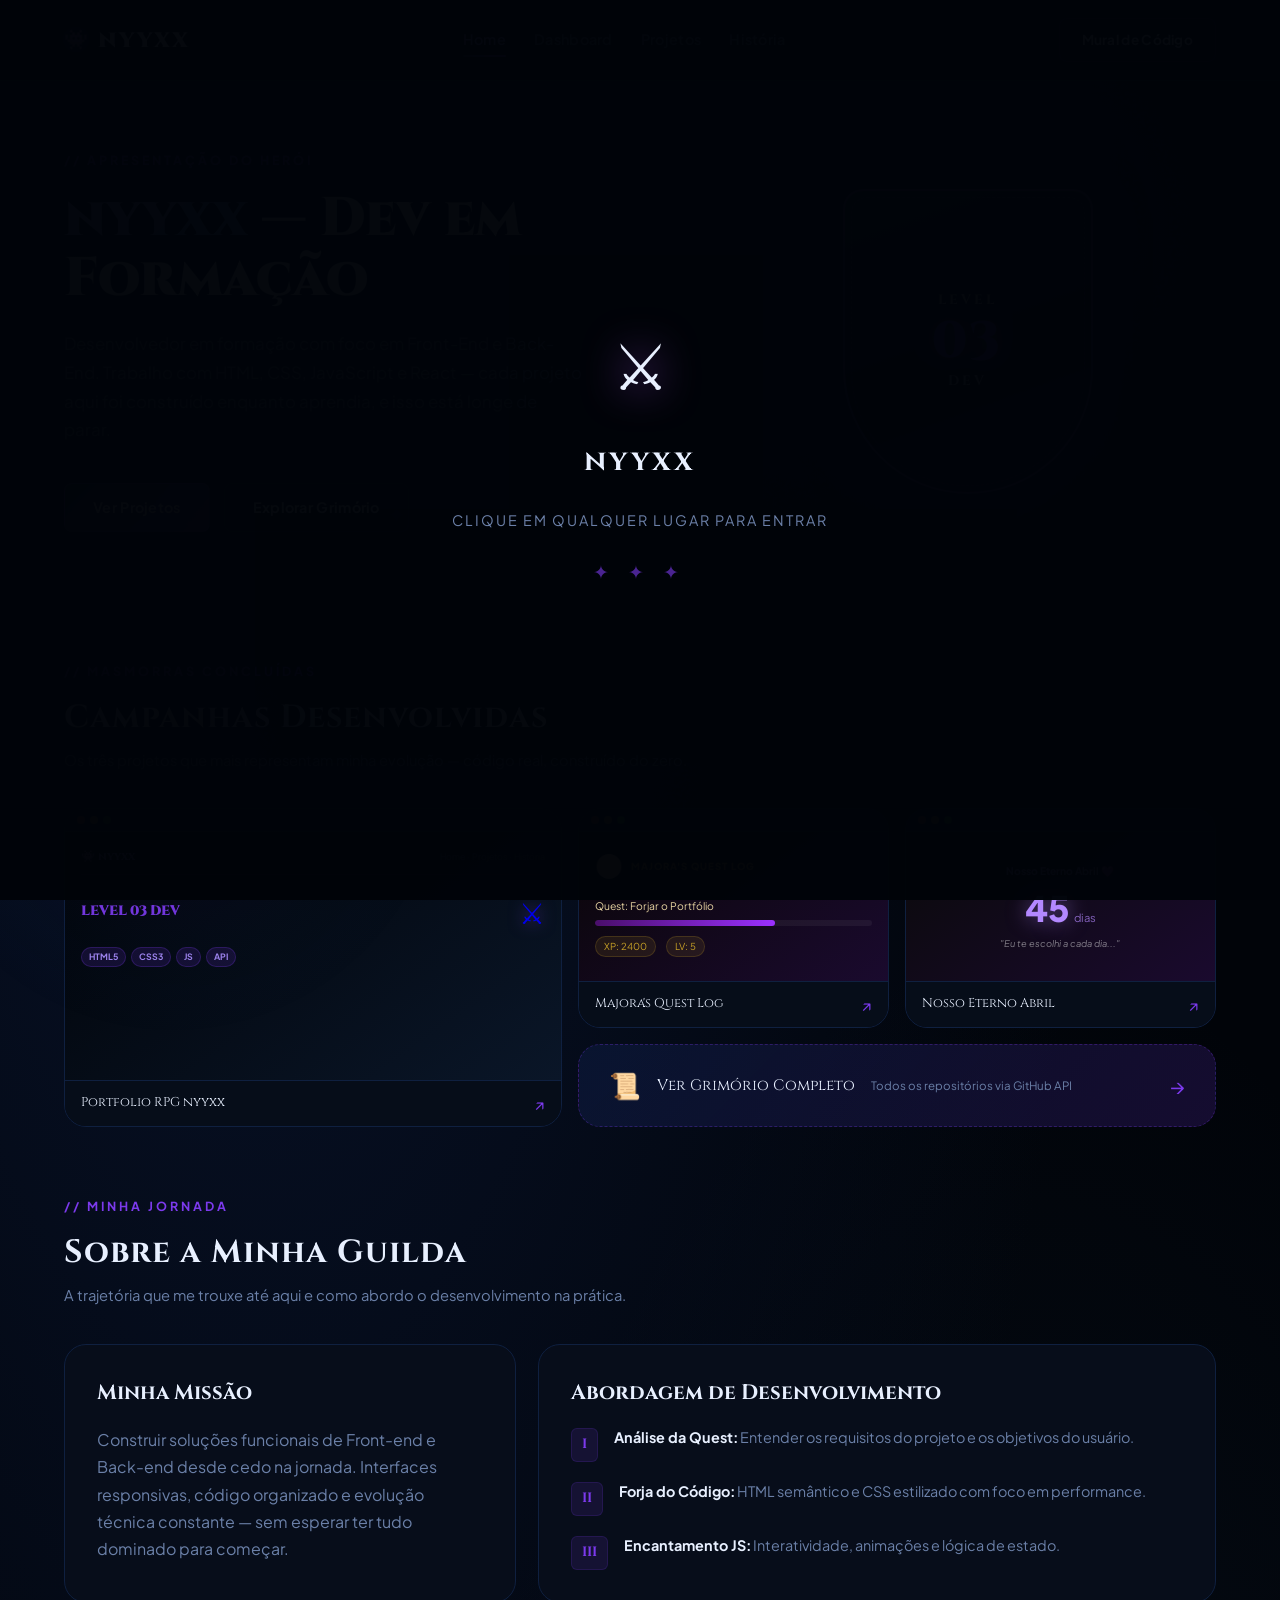
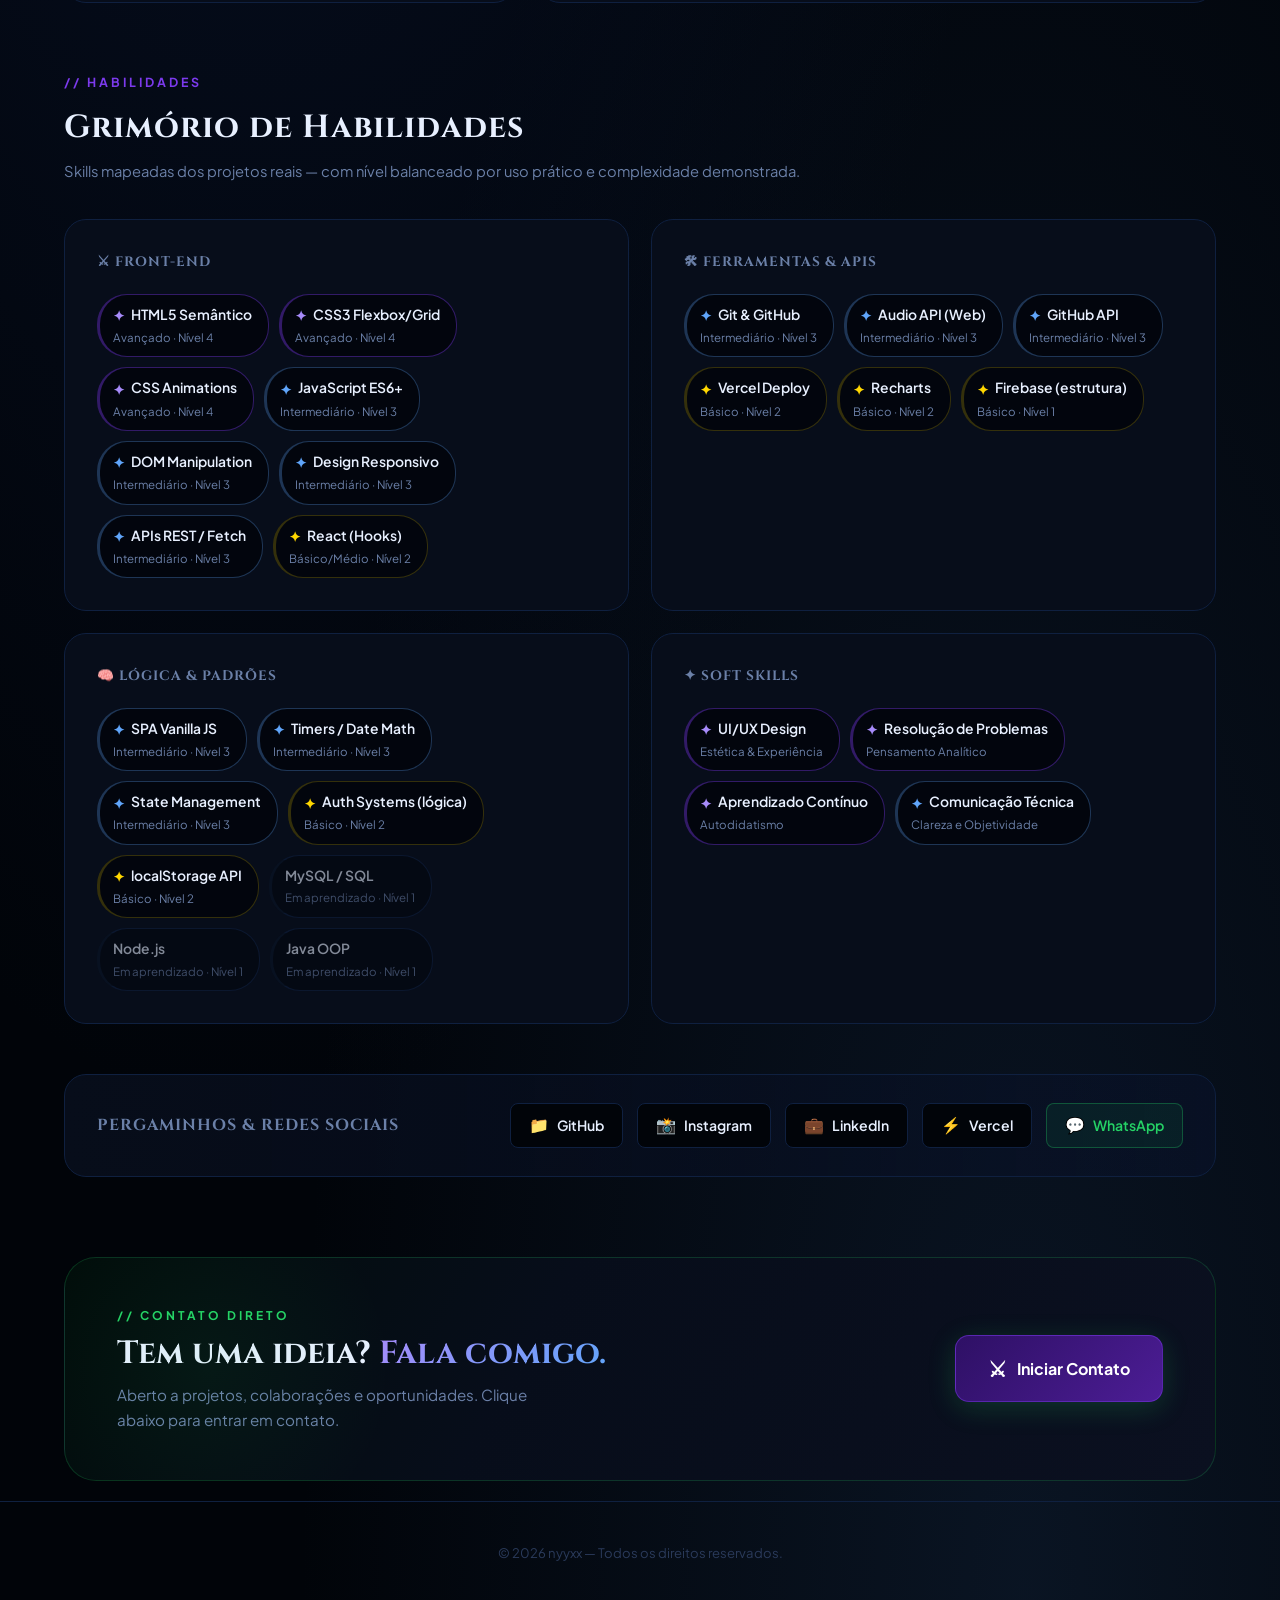
<file: index.html>
<!DOCTYPE html>
<html lang="pt-BR">
<head>
    <meta charset="UTF-8">
    <meta name="viewport" content="width=device-width, initial-scale=1.0">
    <title>nyyxx | Dev em Formação</title>
    <link rel="preconnect" href="https://fonts.googleapis.com">
    <link rel="preconnect" href="https://fonts.gstatic.com" crossorigin>
    <link href="https://fonts.googleapis.com/css2?family=Cinzel:wght@500;700;900&family=Plus+Jakarta+Sans:wght@300;400;600;700&display=swap" rel="stylesheet">
    <link rel="stylesheet" href="CSS/global.css">
    <link rel="stylesheet" href="CSS/home.css">
</head>
<body data-page="home">

    <!-- ===== OVERLAY INICIAL (SOMENTE NA HOME) ===== -->
    <div id="start-overlay">
        <div class="start-shield">⚔</div>
        <h2 class="start-title">nyyxx</h2>
        <p class="start-subtitle">Clique em qualquer lugar para entrar</p>
        <span class="start-rune">✦ ✦ ✦</span>
    </div>

    <!-- ===== HEADER ===== -->
    <header>
        <div class="header-container">
            <a href="index.html" class="logo">
                <span class="logo-shield">👾</span> nyyxx
            </a>
            <nav>
                <a href="index.html" class="active">Home</a>
                <a href="dashboard.html">Dashboard</a>
                <a href="projetos.html">Projetos</a>
                <a href="historia.html">História</a>
            </nav>
            <div class="nav-cta">
                <a href="https://github.com/wallysonjoh" target="_blank" rel="noopener" class="btn-git">
                    Mural de Código
                </a>
            </div>
        </div>
    </header>

    <main class="page-container">

        <!-- ===== HERO ===== -->
        <section class="hero-section">
            <div class="hero-content">
                <span class="hero-subtitle">// Apresentação do Herói</span>
                <h1 class="hero-title">
                    <span class="text-gradient">nyyxx</span> — Dev em Formação
                </h1>
                <p class="hero-description">
                    Desenvolvedor em formação com foco em Front-End e Back-End. Trabalho com HTML, CSS, JavaScript e React — cada projeto aqui foi construído enquanto aprendia, e isso está longe de parar.
                </p>
                <div class="hero-buttons">
                    <a href="projetos.html" class="btn-primary">Ver Projetos</a>
                    <a href="https://github.com/wallysonjoh" target="_blank" rel="noopener" class="btn-secondary">
                        Explorar Grimório
                    </a>
                </div>
            </div>
            <div class="hero-badge">
                <div class="rpg-shield">
                    <div class="shield-inner">
                        <span>LEVEL</span>
                        <span class="shield-level-num">03</span>
                        <span>DEV</span>
                    </div>
                </div>
            </div>
        </section>

        <!-- ===== PROJETOS DESTAQUE (antes das skills) ===== -->
        <div class="section-header">
            <span class="section-tag">// Masmorras Concluídas</span>
            <h2>Campanhas Desenvolvidas</h2>
            <p>Os três projetos que mais representam minha evolução — código real, construído do zero.</p>
        </div>

        <!-- GRADE DE PROJETOS VISUAL — estilo screenshot com overlay -->
        <div class="featured-projects-grid">

            <!-- Card 1 — Portfolio nyyxx (destaque grande) -->
            <a href="projetos.html" class="fp-card fp-large">
                <div class="fp-screen">
                    <div class="fp-screen-mockup">
                        <div class="fsm-bar"><span></span><span></span><span></span></div>
                        <div class="fsm-body rpg-preview">
                            <div class="rpp-header">
                                <span class="rpp-logo">👾 nyyxx</span>
                                <span class="rpp-nav">Home · Projetos · História</span>
                            </div>
                            <div class="rpp-hero">
                                <span class="rpp-title">LEVEL 03 DEV</span>
                                <div class="rpp-shield">⚔</div>
                            </div>
                            <div class="rpp-tags">
                                <span>HTML5</span><span>CSS3</span><span>JS</span><span>API</span>
                            </div>
                        </div>
                    </div>
                </div>
                <div class="fp-overlay">
                    <div class="fp-overlay-inner">
                        <div class="fp-tech-row">
                            <span class="fp-tech-badge">HTML5</span>
                            <span class="fp-tech-badge">CSS3</span>
                            <span class="fp-tech-badge">JavaScript</span>
                            <span class="fp-tech-badge">GitHub API</span>
                        </div>
                        <h3 class="fp-title">Portfolio RPG nyyxx</h3>
                        <p class="fp-desc">Portfólio temático com sistema de música arcana, integração GitHub API, animações CSS puras e design RPG de noite infinita.</p>
                        <span class="fp-cta">Ver detalhes →</span>
                    </div>
                </div>
                <div class="fp-bottom-bar">
                    <span class="fp-name">Portfolio RPG nyyxx</span>
                    <span class="fp-arrow">↗</span>
                </div>
            </a>

            <!-- Card 2 — Majora's Quest Log -->
            <a href="https://github.com/wallysonjoh" target="_blank" rel="noopener" class="fp-card">
                <div class="fp-screen">
                    <div class="fp-screen-mockup">
                        <div class="fsm-bar"><span></span><span></span><span></span></div>
                        <div class="fsm-body majora-preview">
                            <div class="mp-header">
                                <span class="mp-moon">🌕</span>
                                <span class="mp-title">MAJORA'S QUEST LOG</span>
                            </div>
                            <div class="mp-quest">
                                <span class="mp-q">Quest: Forjar o Portfólio</span>
                                <div class="mp-bar"><div class="mp-fill"></div></div>
                            </div>
                            <div class="mp-stats">
                                <span>XP: 2400</span><span>LV: 5</span>
                            </div>
                        </div>
                    </div>
                </div>
                <div class="fp-overlay">
                    <div class="fp-overlay-inner">
                        <div class="fp-tech-row">
                            <span class="fp-tech-badge react">React</span>
                            <span class="fp-tech-badge">Recharts</span>
                            <span class="fp-tech-badge">Auth System</span>
                            <span class="fp-tech-badge">Firebase</span>
                        </div>
                        <h3 class="fp-title">Majora's Quest Log</h3>
                        <p class="fp-desc">App de gestão de tarefas temático em Majora's Mask. Sistema de autenticação, gráficos Recharts, XP, níveis e ciclos de 3 dias com React Hooks.</p>
                        <span class="fp-cta">Ver no GitHub →</span>
                    </div>
                </div>
                <div class="fp-bottom-bar">
                    <span class="fp-name">Majora's Quest Log</span>
                    <span class="fp-arrow">↗</span>
                </div>
            </a>

            <!-- Card 3 — Nosso Eterno Abril -->
            <a href="https://github.com/wallysonjoh" target="_blank" rel="noopener" class="fp-card">
                <div class="fp-screen">
                    <div class="fp-screen-mockup">
                        <div class="fsm-bar"><span></span><span></span><span></span></div>
                        <div class="fsm-body abril-preview">
                            <div class="ap-title">Nosso Eterno Abril 💜</div>
                            <div class="ap-counter">
                                <div class="ap-num">45</div>
                                <div class="ap-unit">dias</div>
                            </div>
                            <div class="ap-poem">"Eu te escolhi a cada dia..."</div>
                        </div>
                    </div>
                </div>
                <div class="fp-overlay">
                    <div class="fp-overlay-inner">
                        <div class="fp-tech-row">
                            <span class="fp-tech-badge">HTML5</span>
                            <span class="fp-tech-badge">CSS3</span>
                            <span class="fp-tech-badge">JavaScript</span>
                            <span class="fp-tech-badge">Audio API</span>
                        </div>
                        <h3 class="fp-title">Nosso Eterno Abril</h3>
                        <p class="fp-desc">Presente interativo com contador de tempo em tempo real, narração poética em slides, sistema de música com fade e animações de transição puras em JS vanilla.</p>
                        <span class="fp-cta">Ver no GitHub →</span>
                    </div>
                </div>
                <div class="fp-bottom-bar">
                    <span class="fp-name">Nosso Eterno Abril</span>
                    <span class="fp-arrow">↗</span>
                </div>
            </a>

            <!-- Botão ver todos -->
            <a href="projetos.html" class="fp-view-all">
                <span class="fva-icon">📜</span>
                <span class="fva-text">Ver Grimório Completo</span>
                <span class="fva-sub">Todos os repositórios via GitHub API</span>
                <span class="fva-arrow">→</span>
            </a>

        </div>

        <!-- ===== SOBRE ===== -->
        <div class="section-header">
            <span class="section-tag">// Minha Jornada</span>
            <h2>Sobre a Minha Guilda</h2>
            <p>A trajetória que me trouxe até aqui e como abordo o desenvolvimento na prática.</p>
        </div>

        <div class="about-grid">
            <article class="about-card">
                <h3>Minha Missão</h3>
                <p>Construir soluções funcionais de Front-end e Back-end desde cedo na jornada. Interfaces responsivas, código organizado e evolução técnica constante — sem esperar ter tudo dominado para começar.</p>
            </article>
            <article class="about-card">
                <h3>Abordagem de Desenvolvimento</h3>
                <div class="steps-list">
                    <div class="step-item">
                        <span class="step-num">I</span>
                        <p><strong>Análise da Quest:</strong> Entender os requisitos do projeto e os objetivos do usuário.</p>
                    </div>
                    <div class="step-item">
                        <span class="step-num">II</span>
                        <p><strong>Forja do Código:</strong> HTML semântico e CSS estilizado com foco em performance.</p>
                    </div>
                    <div class="step-item">
                        <span class="step-num">III</span>
                        <p><strong>Encantamento JS:</strong> Interatividade, animações e lógica de estado.</p>
                    </div>
                </div>
            </article>
        </div>

        <!-- ===== SKILLS ATUALIZADAS (após projetos) ===== -->
        <div class="section-header">
            <span class="section-tag">// Habilidades</span>
            <h2>Grimório de Habilidades</h2>
            <p>Skills mapeadas dos projetos reais — com nível balanceado por uso prático e complexidade demonstrada.</p>
        </div>

        <div class="skills-grid">
            <article class="skills-category">
                <h3>⚔ Front-End</h3>
                <div class="tags-container">
                    <span class="skill-tag acquired skill-adv"><span class="purple-dot">✦</span>HTML5 Semântico<small>Avançado · Nível 4</small></span>
                    <span class="skill-tag acquired skill-adv"><span class="purple-dot">✦</span>CSS3 Flexbox/Grid<small>Avançado · Nível 4</small></span>
                    <span class="skill-tag acquired skill-adv"><span class="purple-dot">✦</span>CSS Animations<small>Avançado · Nível 4</small></span>
                    <span class="skill-tag acquired skill-mid"><span class="purple-dot">✦</span>JavaScript ES6+<small>Intermediário · Nível 3</small></span>
                    <span class="skill-tag acquired skill-mid"><span class="purple-dot">✦</span>DOM Manipulation<small>Intermediário · Nível 3</small></span>
                    <span class="skill-tag acquired skill-mid"><span class="purple-dot">✦</span>Design Responsivo<small>Intermediário · Nível 3</small></span>
                    <span class="skill-tag acquired skill-mid"><span class="purple-dot">✦</span>APIs REST / Fetch<small>Intermediário · Nível 3</small></span>
                    <span class="skill-tag acquired skill-base"><span class="purple-dot">✦</span>React (Hooks)<small>Básico/Médio · Nível 2</small></span>
                </div>
            </article>
            <article class="skills-category">
                <h3>🛠 Ferramentas & APIs</h3>
                <div class="tags-container">
                    <span class="skill-tag acquired skill-mid"><span class="purple-dot">✦</span>Git & GitHub<small>Intermediário · Nível 3</small></span>
                    <span class="skill-tag acquired skill-mid"><span class="purple-dot">✦</span>Audio API (Web)<small>Intermediário · Nível 3</small></span>
                    <span class="skill-tag acquired skill-mid"><span class="purple-dot">✦</span>GitHub API<small>Intermediário · Nível 3</small></span>
                    <span class="skill-tag acquired skill-base"><span class="purple-dot">✦</span>Vercel Deploy<small>Básico · Nível 2</small></span>
                    <span class="skill-tag acquired skill-base"><span class="purple-dot">✦</span>Recharts<small>Básico · Nível 2</small></span>
                    <span class="skill-tag acquired skill-base"><span class="purple-dot">✦</span>Firebase (estrutura)<small>Básico · Nível 1</small></span>
                </div>
            </article>
            <article class="skills-category">
                <h3>🧠 Lógica & Padrões</h3>
                <div class="tags-container">
                    <span class="skill-tag acquired skill-mid"><span class="purple-dot">✦</span>SPA Vanilla JS<small>Intermediário · Nível 3</small></span>
                    <span class="skill-tag acquired skill-mid"><span class="purple-dot">✦</span>Timers / Date Math<small>Intermediário · Nível 3</small></span>
                    <span class="skill-tag acquired skill-mid"><span class="purple-dot">✦</span>State Management<small>Intermediário · Nível 3</small></span>
                    <span class="skill-tag acquired skill-base"><span class="purple-dot">✦</span>Auth Systems (lógica)<small>Básico · Nível 2</small></span>
                    <span class="skill-tag acquired skill-base"><span class="purple-dot">✦</span>localStorage API<small>Básico · Nível 2</small></span>
                    <span class="skill-tag learning">MySQL / SQL<small>Em aprendizado · Nível 1</small></span>
                    <span class="skill-tag learning">Node.js<small>Em aprendizado · Nível 1</small></span>
                    <span class="skill-tag learning">Java OOP<small>Em aprendizado · Nível 1</small></span>
                </div>
            </article>
            <article class="skills-category">
                <h3>✦ Soft Skills</h3>
                <div class="tags-container">
                    <span class="skill-tag acquired skill-adv"><span class="purple-dot">✦</span>UI/UX Design<small>Estética & Experiência</small></span>
                    <span class="skill-tag acquired skill-adv"><span class="purple-dot">✦</span>Resolução de Problemas<small>Pensamento Analítico</small></span>
                    <span class="skill-tag acquired skill-adv"><span class="purple-dot">✦</span>Aprendizado Contínuo<small>Autodidatismo</small></span>
                    <span class="skill-tag acquired skill-mid"><span class="purple-dot">✦</span>Comunicação Técnica<small>Clareza e Objetividade</small></span>
                </div>
            </article>
        </div>

        <!-- Social -->
        <aside class="social-aside">
            <div class="aside-content">
                <h5>Pergaminhos &amp; Redes Sociais</h5>
                <div class="social-links">
                    <a href="https://github.com/wallysonjoh" target="_blank" rel="noopener"><span class="icon">📁</span> GitHub</a>
                    <a href="https://www.instagram.com/_w4llys00n_/" target="_blank" rel="noopener"><span class="icon">📸</span> Instagram</a>
                    <a href="https://www.linkedin.com/in/wallyson-johnny-4563b4400/" target="_blank" rel="noopener"><span class="icon">💼</span> LinkedIn</a>
                    <a href="https://vercel.com/wallysonjohs-projects" target="_blank" rel="noopener"><span class="icon">⚡</span> Vercel</a>
                    <a href="https://wa.me/5511964239373?text=Olá tenho uma grande ideia, podemos conversar nyyxx?" target="_blank" rel="noopener" class="whatsapp-btn"><span class="icon">💬</span> WhatsApp</a>
                </div>
            </div>
        </aside>

    </main>

    <!-- ===== CTA CONTATO / BOSS FIGHT ===== -->
    <section class="whatsapp-cta">
        <div class="wpp-cta-inner">
            <div class="wpp-cta-text">
                <span class="wpp-cta-tag">// Contato Direto</span>
                <h2>Tem uma ideia? <span class="text-gradient">Fala comigo.</span></h2>
                <p>Aberto a projetos, colaborações e oportunidades. Clique abaixo para entrar em contato.</p>
            </div>
            <a href="#" onclick="iniciarBossFight(event)" class="wpp-cta-btn boss-btn">
                <span>⚔</span> Iniciar Contato
            </a>
        </div>
    </section>

    <!-- ===== BOSS FIGHT MODAL ===== -->
    <div id="boss-fight-overlay" class="boss-overlay" aria-hidden="true">
        <div class="boss-arena">
            <div class="boss-bg-stars"></div>
            <div class="boss-lightning l1"></div>
            <div class="boss-lightning l2"></div>
            <div class="boss-lightning l3"></div>

            <div class="boss-content">
                <div class="boss-header">
                    <span class="boss-tag">⚠ BOSS ENCOUNTER ⚠</span>
                    <h2 class="boss-name">MISSÃO DESBLOQUEADA</h2>
                    <p class="boss-sub">— Um novo aliado surge na noite —</p>
                </div>

                <div class="boss-hp-bars">
                    <div class="boss-combatant">
                        <span class="bc-name">nyyxx</span>
                        <div class="bc-bar"><div class="bc-fill player-fill"></div></div>
                        <span class="bc-hp">HP: 999</span>
                    </div>
                    <span class="boss-vs">VS</span>
                    <div class="boss-combatant">
                        <span class="bc-name">Sua Ideia</span>
                        <div class="bc-bar"><div class="bc-fill enemy-fill"></div></div>
                        <span class="bc-hp">HP: ???</span>
                    </div>
                </div>

                <div class="boss-dialogue">
                    <span class="bd-arrow">▶</span>
                    <span class="bd-text" id="boss-dialogue-text">Um desconhecido adentra a arena. O ar fica tenso...</span>
                </div>

                <div class="boss-actions">
                    <a href="https://wa.me/5511964239373?text=Olá tenho uma grande ideia, podemos conversar nyyxx?" target="_blank" rel="noopener" class="boss-action-btn primary" onclick="fecharBoss()">
                        <span class="ba-icon">💬</span>
                        <div class="ba-text">
                            <strong>WhatsApp</strong>
                            <small>Mensagem direta</small>
                        </div>
                    </a>
                    <a href="https://www.linkedin.com/in/wallyson-johnny-4563b4400/" target="_blank" rel="noopener" class="boss-action-btn" onclick="fecharBoss()">
                        <span class="ba-icon">💼</span>
                        <div class="ba-text">
                            <strong>LinkedIn</strong>
                            <small>Conexão profissional</small>
                        </div>
                    </a>
                    <a href="https://github.com/wallysonjoh" target="_blank" rel="noopener" class="boss-action-btn" onclick="fecharBoss()">
                        <span class="ba-icon">📁</span>
                        <div class="ba-text">
                            <strong>GitHub</strong>
                            <small>Ver código</small>
                        </div>
                    </a>
                </div>

                <button class="boss-close" onclick="fecharBoss()" aria-label="Fechar">✕ Recuar da batalha</button>
            </div>
        </div>
    </div>

    <!-- ===== FOOTER ===== -->
    <footer>
        <p>© 2026 nyyxx — Todos os direitos reservados.</p>
    </footer>

    <!-- ===== PLAYER DE MÚSICA ===== -->
    <div id="music-player">
        <div class="player-icon">🎵</div>
        <div class="player-info">
            <span class="player-track-name">Tema Principal — Ato I</span>
            <div class="player-status">
                <span class="dot"></span>
                <span>Aguardando...</span>
            </div>
        </div>
        <button id="btn-toggle-music">Tocar</button>
    </div>

    <script src="JS/home.js"></script>
    <script src="JS/music.js"></script>
    <script src="JS/boss.js"></script>
</body>
</html>
</file>
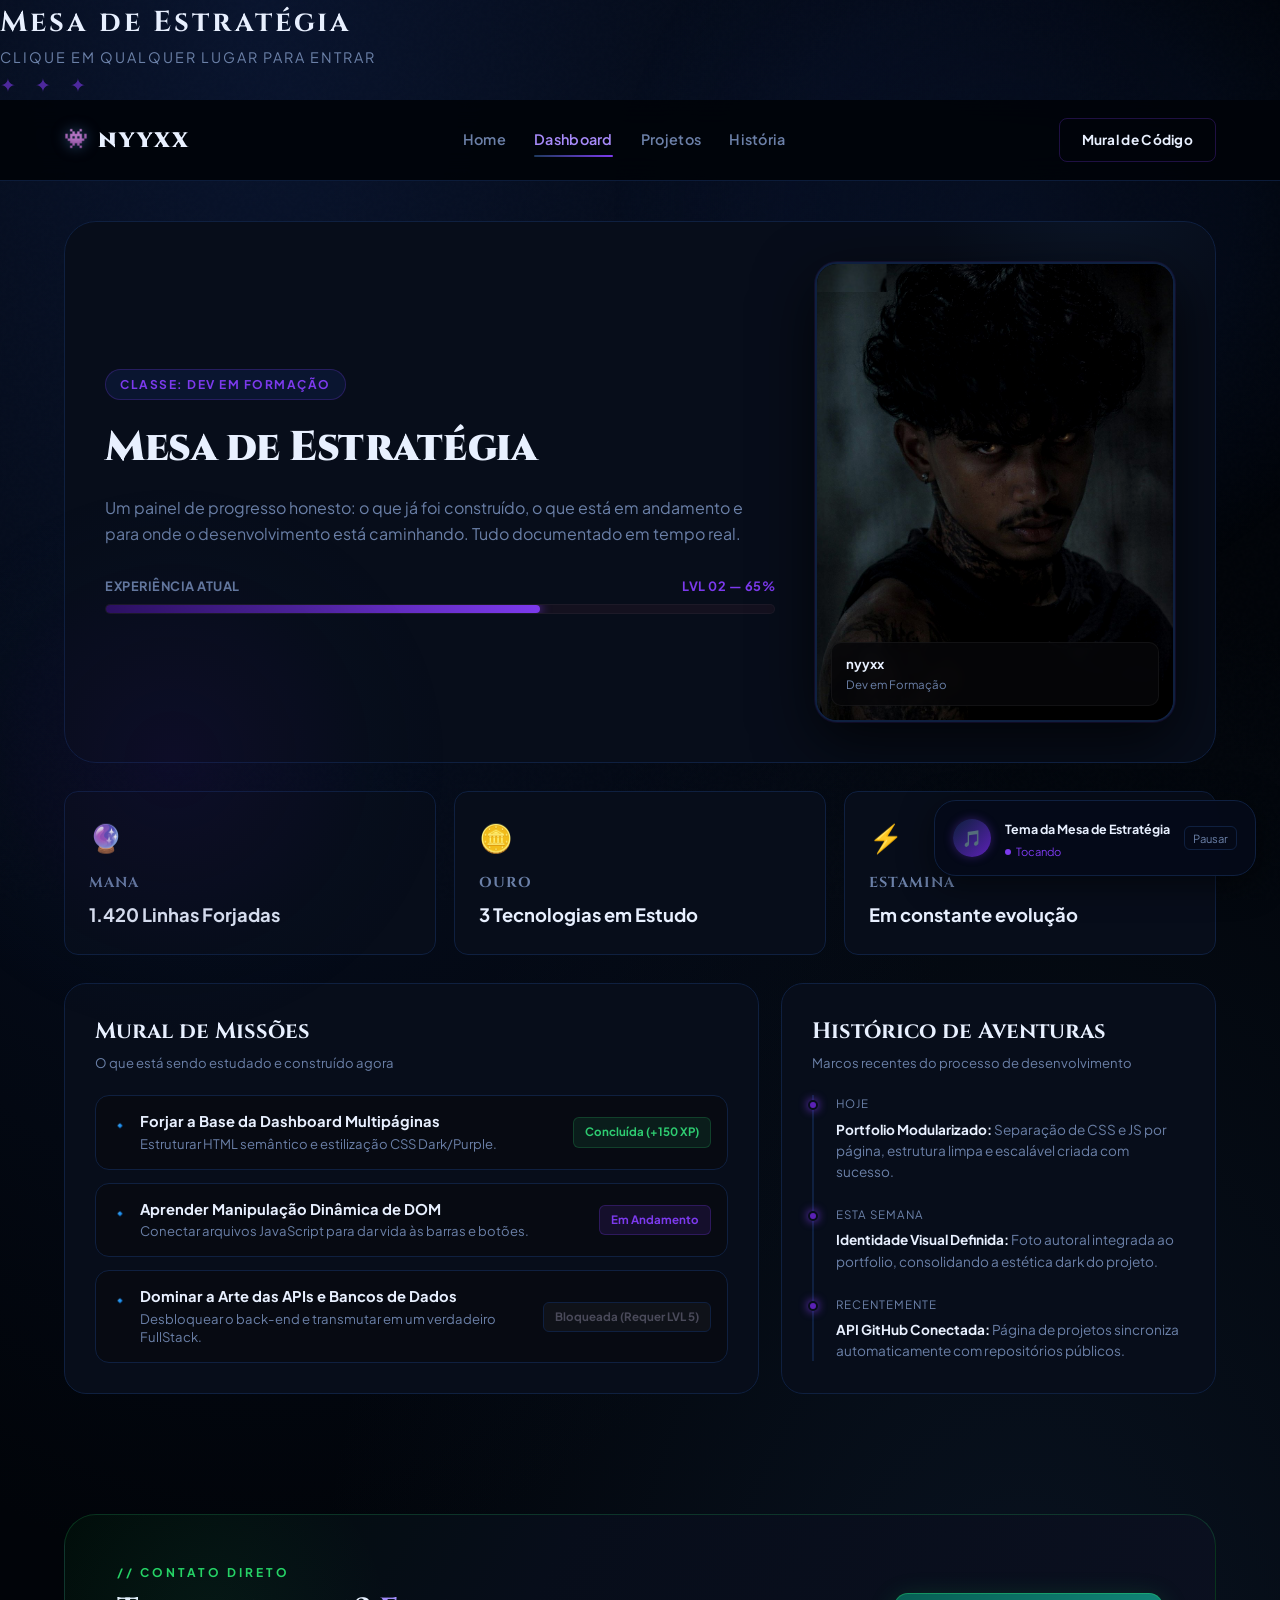
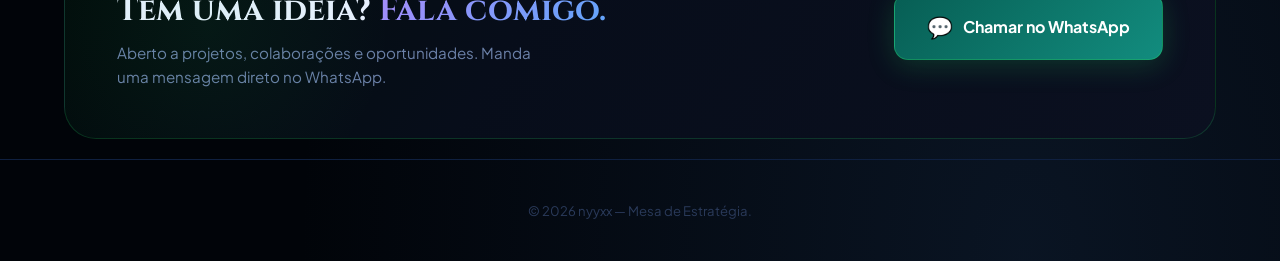
<file: dashboard.html>
<!DOCTYPE html>
<html lang="pt-BR">
<head>
    <meta charset="UTF-8">
    <meta name="viewport" content="width=device-width, initial-scale=1.0">
    <title>nyyxx | Mesa de Estratégia</title>
    <link rel="preconnect" href="https://fonts.googleapis.com">
    <link rel="preconnect" href="https://fonts.gstatic.com" crossorigin>
    <link href="https://fonts.googleapis.com/css2?family=Cinzel:wght@500;700;900&family=Plus+Jakarta+Sans:wght@300;400;600;700&display=swap" rel="stylesheet">
    <link rel="stylesheet" href="CSS/global.css">
    <link rel="stylesheet" href="CSS/dashboard.css">
</head>
<body data-page="dashboard">

<h2 class="start-title">Mesa de Estratégia</h2>
        <p class="start-subtitle">Clique em qualquer lugar para entrar</p>
        <span class="start-rune">✦ ✦ ✦</span>
    </div>

    <!-- ===== HEADER ===== -->
    <header>
        <div class="header-container">
            <a href="index.html" class="logo">
                <span class="logo-shield">👾</span> nyyxx
            </a>
            <nav>
                <a href="index.html">Home</a>
                <a href="dashboard.html" class="active">Dashboard</a>
                <a href="projetos.html">Projetos</a>
                <a href="historia.html">História</a>
            </nav>
            <div class="nav-cta">
                <a href="https://github.com/wallysonjoh" target="_blank" rel="noopener" class="btn-git">
                    Mural de Código
                </a>
            </div>
        </div>
    </header>

    <!-- ===== CONTEÚDO PRINCIPAL ===== -->
    <div class="page-container">
        <main class="dashboard-container">

            <!-- Hero + Avatar 3D -->
            <section class="hero-section">
                <div class="hero-info">
                    <span class="rank-tag">Classe: Dev em Formação</span>
                    <h1>Mesa de Estratégia</h1>
                    <p class="hero-description">
                        Um painel de progresso honesto: o que já foi construído, o que está em andamento
                        e para onde o desenvolvimento está caminhando. Tudo documentado em tempo real.
                    </p>
                    <div class="xp-container">
                        <div class="xp-header">
                            <span class="status-label">Experiência Atual</span>
                            <span class="status-value">LVL 02 — 65%</span>
                        </div>
                        <div class="xp-bar-bg">
                            <div class="xp-bar" style="width: 65%;"></div>
                        </div>
                    </div>
                </div>

                <div class="avatar-3d-wrapper">
                    <img src="avatar.png" alt="nyyxx" class="avatar-photo" />
                    <div class="avatar-overlay">
                        <span class="overlay-title">nyyxx</span>
                        <p class="overlay-instruction">Dev em Formação</p>
                    </div>
                    <p class="avatar-ai-notice"><span>✦</span> Imagem fictícia gerada por IA — criada para compor o tema visual do portfólio.</p>
                </div>
            </section>

            <!-- Atributos -->
            <section class="attributes-grid">
                <div class="attr-box">
                    <span class="attr-icon">🔮</span>
                    <h3>Mana</h3>
                    <p>1.420 Linhas Forjadas</p>
                </div>
                <div class="attr-box">
                    <span class="attr-icon">🪙</span>
                    <h3>Ouro</h3>
                    <p>3 Tecnologias em Estudo</p>
                </div>
                <div class="attr-box">
                    <span class="attr-icon">⚡</span>
                    <h3>Estamina</h3>
                    <p>Em constante evolução</p>
                </div>
            </section>

            <!-- Quests + Timeline -->
            <div class="dashboard-content-grid">

                <section class="quests-panel">
                    <div class="panel-header">
                        <h2>Mural de Missões</h2>
                        <span class="panel-subtitle">O que está sendo estudado e construído agora</span>
                    </div>
                    <div class="quests-list">
                        <!-- Renderizado via dashboard.js -->
                        <div class="quest-item-box">
                            <div class="quest-main-info">
                                <span class="quest-bullet">🔹</span>
                                <div>
                                    <h4>Forjar a Base da Dashboard Multipáginas</h4>
                                    <p>Estruturar HTML semântico e estilização CSS Dark/Purple.</p>
                                </div>
                            </div>
                            <span class="quest-tag completed">Concluída (+150 XP)</span>
                        </div>
                    </div>
                </section>

                <section class="timeline-panel">
                    <div class="panel-header">
                        <h2>Histórico de Aventuras</h2>
                        <span class="panel-subtitle">Marcos recentes do processo de desenvolvimento</span>
                    </div>
                    <div class="timeline-rpg">
                        <div class="timeline-event">
                            <span class="event-time">Hoje</span>
                            <div class="event-content">
                                <strong>Portfolio Modularizado:</strong> Separação de CSS e JS por página, estrutura limpa e escalável criada com sucesso.
                            </div>
                        </div>
                        <div class="timeline-event">
                            <span class="event-time">Esta semana</span>
                            <div class="event-content">
                                <strong>Identidade Visual Definida:</strong> Foto autoral integrada ao portfolio, consolidando a estética dark do projeto.
                            </div>
                        </div>
                        <div class="timeline-event">
                            <span class="event-time">Recentemente</span>
                            <div class="event-content">
                                <strong>API GitHub Conectada:</strong> Página de projetos sincroniza automaticamente com repositórios públicos.
                            </div>
                        </div>
                    </div>
                </section>

            </div>

        </main>
    </div>


    <!-- ===== CTA WHATSAPP ===== -->
    <section class="whatsapp-cta">
        <div class="wpp-cta-inner">
            <div class="wpp-cta-text">
                <span class="wpp-cta-tag">// Contato Direto</span>
                <h2>Tem uma ideia? <span class="text-gradient">Fala comigo.</span></h2>
                <p>Aberto a projetos, colaborações e oportunidades. Manda uma mensagem direto no WhatsApp.</p>
            </div>
            <a href="https://wa.me/5511964239373?text=Ol%C3%A1%20tenho%20uma%20grande%20ideia%2C%20podemos%20conversar%20nyyxx%20%3F" target="_blank" rel="noopener" class="wpp-cta-btn">
                <span>💬</span> Chamar no WhatsApp
            </a>
        </div>
    </section>

    <!-- ===== FOOTER ===== -->
    <footer>
        <p>© 2026 nyyxx — Mesa de Estratégia.</p>
    </footer>

    <!-- ===== PLAYER DE MÚSICA ===== -->
    <div id="music-player">
        <div class="player-icon">🎵</div>
        <div class="player-info">
            <span class="player-track-name">Tema da Mesa de Estratégia</span>
            <div class="player-status">
                <span class="dot"></span>
                <span>Tocando</span>
            </div>
        </div>
        <button id="btn-toggle-music">Pausar</button>
    </div>

    <script src="JS/dashboard.js"></script>
    <script src="JS/music.js"></script>
</body>
</html>
</file>
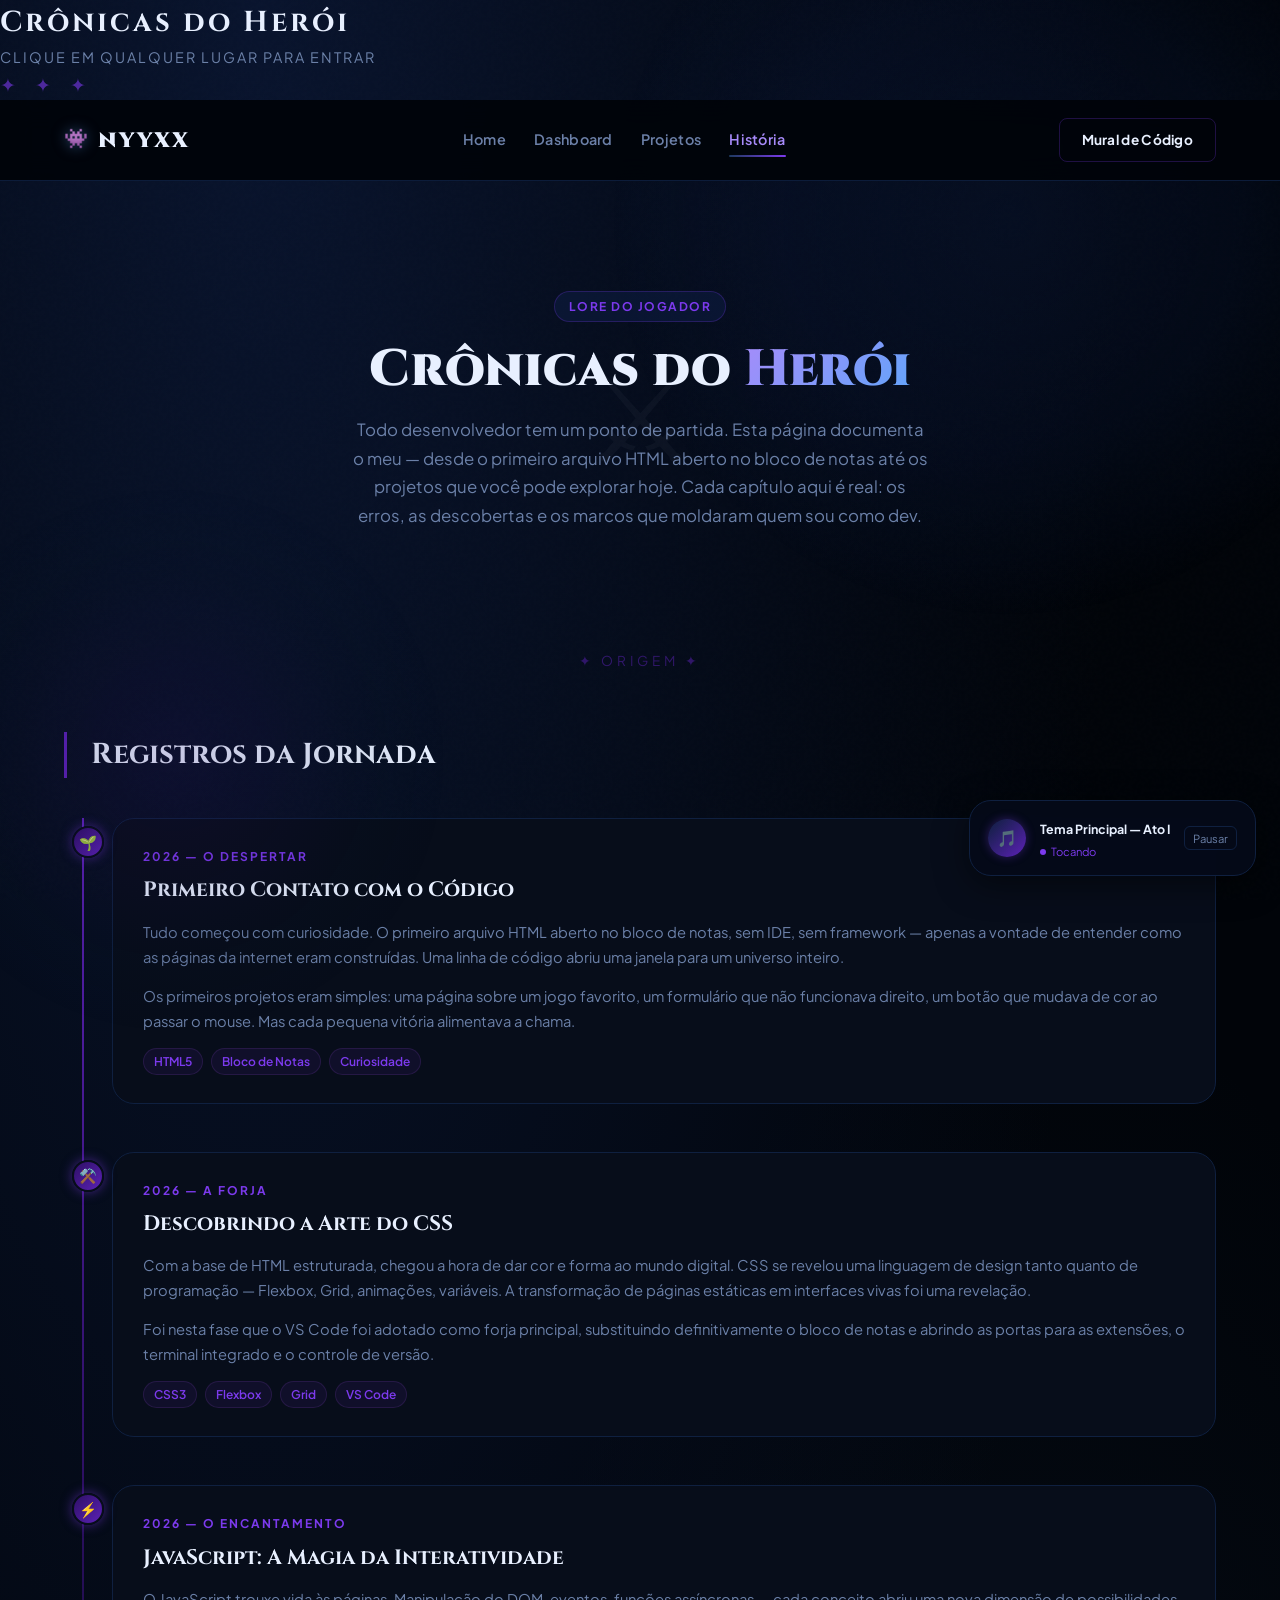
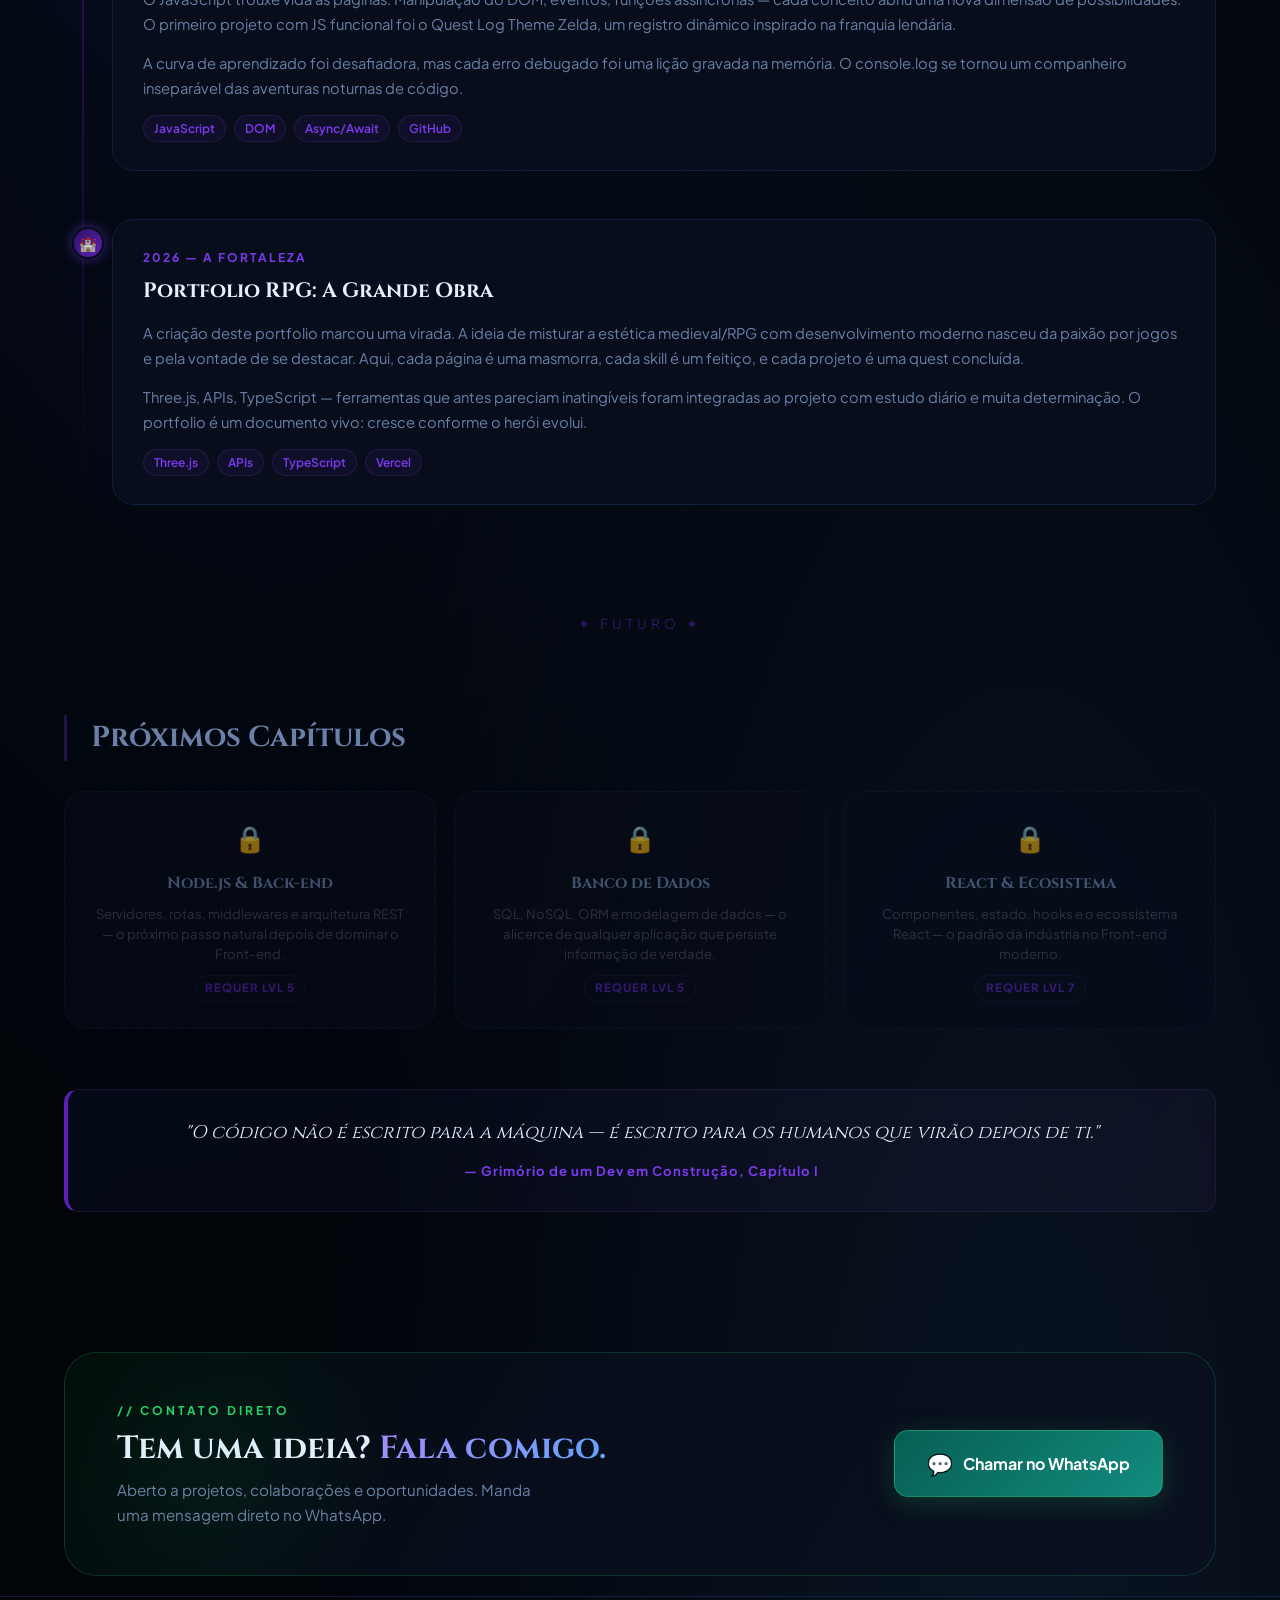
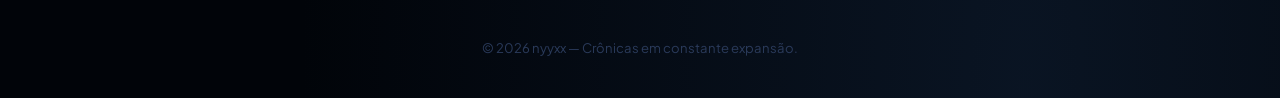
<file: historia.html>
<!DOCTYPE html>
<html lang="pt-BR">
<head>
    <meta charset="UTF-8">
    <meta name="viewport" content="width=device-width, initial-scale=1.0">
    <title>nyyxx | Crônicas do Herói</title>
    <link rel="preconnect" href="https://fonts.googleapis.com">
    <link rel="preconnect" href="https://fonts.gstatic.com" crossorigin>
    <link href="https://fonts.googleapis.com/css2?family=Cinzel:wght@500;700;900&family=Plus+Jakarta+Sans:wght@300;400;600;700&display=swap" rel="stylesheet">
    <link rel="stylesheet" href="CSS/global.css">
    <link rel="stylesheet" href="CSS/historia.css">
</head>
<body data-page="historia">

<h2 class="start-title">Crônicas do Herói</h2>
        <p class="start-subtitle">Clique em qualquer lugar para entrar</p>
        <span class="start-rune">✦ ✦ ✦</span>
    </div>

    <!-- ===== HEADER ===== -->
    <header>
        <div class="header-container">
            <a href="index.html" class="logo">
                <span class="logo-shield">👾</span> nyyxx
            </a>
            <nav>
                <a href="index.html">Home</a>
                <a href="dashboard.html">Dashboard</a>
                <a href="projetos.html">Projetos</a>
                <a href="historia.html" class="active">História</a>
            </nav>
            <div class="nav-cta">
                <a href="https://github.com/wallysonjoh" target="_blank" rel="noopener" class="btn-git">
                    Mural de Código
                </a>
            </div>
        </div>
    </header>

    <!-- ===== CONTEÚDO PRINCIPAL ===== -->
    <div class="page-container">
        <main class="historia-container">

            <!-- Intro épica -->
            <section class="historia-intro">
                <span class="rank-tag">Lore do Jogador</span>
                <h1>Crônicas do <span class="text-gradient">Herói</span></h1>
                <p>
                    Todo desenvolvedor tem um ponto de partida. Esta página documenta o meu —
                    desde o primeiro arquivo HTML aberto no bloco de notas até os projetos que
                    você pode explorar hoje. Cada capítulo aqui é real: os erros, as descobertas
                    e os marcos que moldaram quem sou como dev.
                </p>
            </section>

            <div class="rune-divider">✦ ORIGEM ✦</div>

            <!-- Timeline principal -->
            <section class="timeline-section">
                <h2>Registros da Jornada</h2>

                <div class="epic-timeline">

                    <!-- Capítulo 1 -->
                    <div class="timeline-chapter">
                        <div class="chapter-icon">🌱</div>
                        <div class="chapter-content">
                            <span class="chapter-date">2026 — O Despertar</span>
                            <h3>Primeiro Contato com o Código</h3>
                            <p>
                                Tudo começou com curiosidade. O primeiro arquivo HTML aberto no bloco de notas,
                                sem IDE, sem framework — apenas a vontade de entender como as páginas da internet
                                eram construídas. Uma linha de código abriu uma janela para um universo inteiro.
                            </p>
                            <p>
                                Os primeiros projetos eram simples: uma página sobre um jogo favorito, um formulário
                                que não funcionava direito, um botão que mudava de cor ao passar o mouse.
                                Mas cada pequena vitória alimentava a chama.
                            </p>
                            <div class="chapter-techs">
                                <span>HTML5</span>
                                <span>Bloco de Notas</span>
                                <span>Curiosidade</span>
                            </div>
                        </div>
                    </div>

                    <!-- Capítulo 2 -->
                    <div class="timeline-chapter">
                        <div class="chapter-icon">⚒️</div>
                        <div class="chapter-content">
                            <span class="chapter-date">2026 — A Forja</span>
                            <h3>Descobrindo a Arte do CSS</h3>
                            <p>
                                Com a base de HTML estruturada, chegou a hora de dar cor e forma ao mundo digital.
                                CSS se revelou uma linguagem de design tanto quanto de programação —
                                Flexbox, Grid, animações, variáveis. A transformação de páginas estáticas
                                em interfaces vivas foi uma revelação.
                            </p>
                            <p>
                                Foi nesta fase que o VS Code foi adotado como forja principal,
                                substituindo definitivamente o bloco de notas e abrindo as portas
                                para as extensões, o terminal integrado e o controle de versão.
                            </p>
                            <div class="chapter-techs">
                                <span>CSS3</span>
                                <span>Flexbox</span>
                                <span>Grid</span>
                                <span>VS Code</span>
                            </div>
                        </div>
                    </div>

                    <!-- Capítulo 3 -->
                    <div class="timeline-chapter">
                        <div class="chapter-icon">⚡</div>
                        <div class="chapter-content">
                            <span class="chapter-date">2026 — O Encantamento</span>
                            <h3>JavaScript: A Magia da Interatividade</h3>
                            <p>
                                O JavaScript trouxe vida às páginas. Manipulação do DOM, eventos,
                                funções assíncronas — cada conceito abriu uma nova dimensão de possibilidades.
                                O primeiro projeto com JS funcional foi o Quest Log Theme Zelda,
                                um registro dinâmico inspirado na franquia lendária.
                            </p>
                            <p>
                                A curva de aprendizado foi desafiadora, mas cada erro debugado
                                foi uma lição gravada na memória. O console.log se tornou um
                                companheiro inseparável das aventuras noturnas de código.
                            </p>
                            <div class="chapter-techs">
                                <span>JavaScript</span>
                                <span>DOM</span>
                                <span>Async/Await</span>
                                <span>GitHub</span>
                            </div>
                        </div>
                    </div>

                    <!-- Capítulo 4 -->
                    <div class="timeline-chapter">
                        <div class="chapter-icon">🏰</div>
                        <div class="chapter-content">
                            <span class="chapter-date">2026 — A Fortaleza</span>
                            <h3>Portfolio RPG: A Grande Obra</h3>
                            <p>
                                A criação deste portfolio marcou uma virada. A ideia de misturar
                                a estética medieval/RPG com desenvolvimento moderno nasceu da paixão
                                por jogos e pela vontade de se destacar. Aqui, cada página é uma
                                masmorra, cada skill é um feitiço, e cada projeto é uma quest concluída.
                            </p>
                            <p>
                                Three.js, APIs, TypeScript — ferramentas que antes pareciam inatingíveis
                                foram integradas ao projeto com estudo diário e muita determinação.
                                O portfolio é um documento vivo: cresce conforme o herói evolui.
                            </p>
                            <div class="chapter-techs">
                                <span>Three.js</span>
                                <span>APIs</span>
                                <span>TypeScript</span>
                                <span>Vercel</span>
                            </div>
                        </div>
                    </div>

                </div>
            </section>

            <div class="rune-divider">✦ FUTURO ✦</div>

            <!-- Próximos capítulos (bloqueados) -->
            <section class="future-section">
                <h2>Próximos Capítulos</h2>
                <div class="future-grid">
                    <div class="future-card">
                        <h4>Node.js &amp; Back-end</h4>
                        <p>Servidores, rotas, middlewares e arquitetura REST — o próximo passo natural depois de dominar o Front-end.</p>
                        <span class="future-lvl">Requer LVL 5</span>
                    </div>
                    <div class="future-card">
                        <h4>Banco de Dados</h4>
                        <p>SQL, NoSQL, ORM e modelagem de dados — o alicerce de qualquer aplicação que persiste informação de verdade.</p>
                        <span class="future-lvl">Requer LVL 5</span>
                    </div>
                    <div class="future-card">
                        <h4>React &amp; Ecosistema</h4>
                        <p>Componentes, estado, hooks e o ecossistema React — o padrão da indústria no Front-end moderno.</p>
                        <span class="future-lvl">Requer LVL 7</span>
                    </div>
                </div>
            </section>

            <!-- Citação épica -->
            <div class="epic-quote">
                <blockquote>
                    "O código não é escrito para a máquina — é escrito para os humanos que virão depois de ti."
                </blockquote>
                <cite>— Grimório de um Dev em Construção, Capítulo I</cite>
            </div>

        </main>
    </div>


    <!-- ===== CTA WHATSAPP ===== -->
    <section class="whatsapp-cta">
        <div class="wpp-cta-inner">
            <div class="wpp-cta-text">
                <span class="wpp-cta-tag">// Contato Direto</span>
                <h2>Tem uma ideia? <span class="text-gradient">Fala comigo.</span></h2>
                <p>Aberto a projetos, colaborações e oportunidades. Manda uma mensagem direto no WhatsApp.</p>
            </div>
            <a href="https://wa.me/5511964239373?text=Ol%C3%A1%20tenho%20uma%20grande%20ideia%2C%20podemos%20conversar%20nyyxx%20%3F" target="_blank" rel="noopener" class="wpp-cta-btn">
                <span>💬</span> Chamar no WhatsApp
            </a>
        </div>
    </section>

    <!-- ===== FOOTER ===== -->
    <footer>
        <p>© 2026 nyyxx — Crônicas em constante expansão.</p>
    </footer>

    <!-- ===== PLAYER DE MÚSICA ===== -->
    <div id="music-player">
        <div class="player-icon">🎵</div>
        <div class="player-info">
            <span class="player-track-name">Tema Principal — Ato I</span>
            <div class="player-status">
                <span class="dot"></span>
                <span>Tocando</span>
            </div>
        </div>
        <button id="btn-toggle-music">Pausar</button>
    </div>

    <script src="JS/music.js"></script>
</body>
</html>
</file>
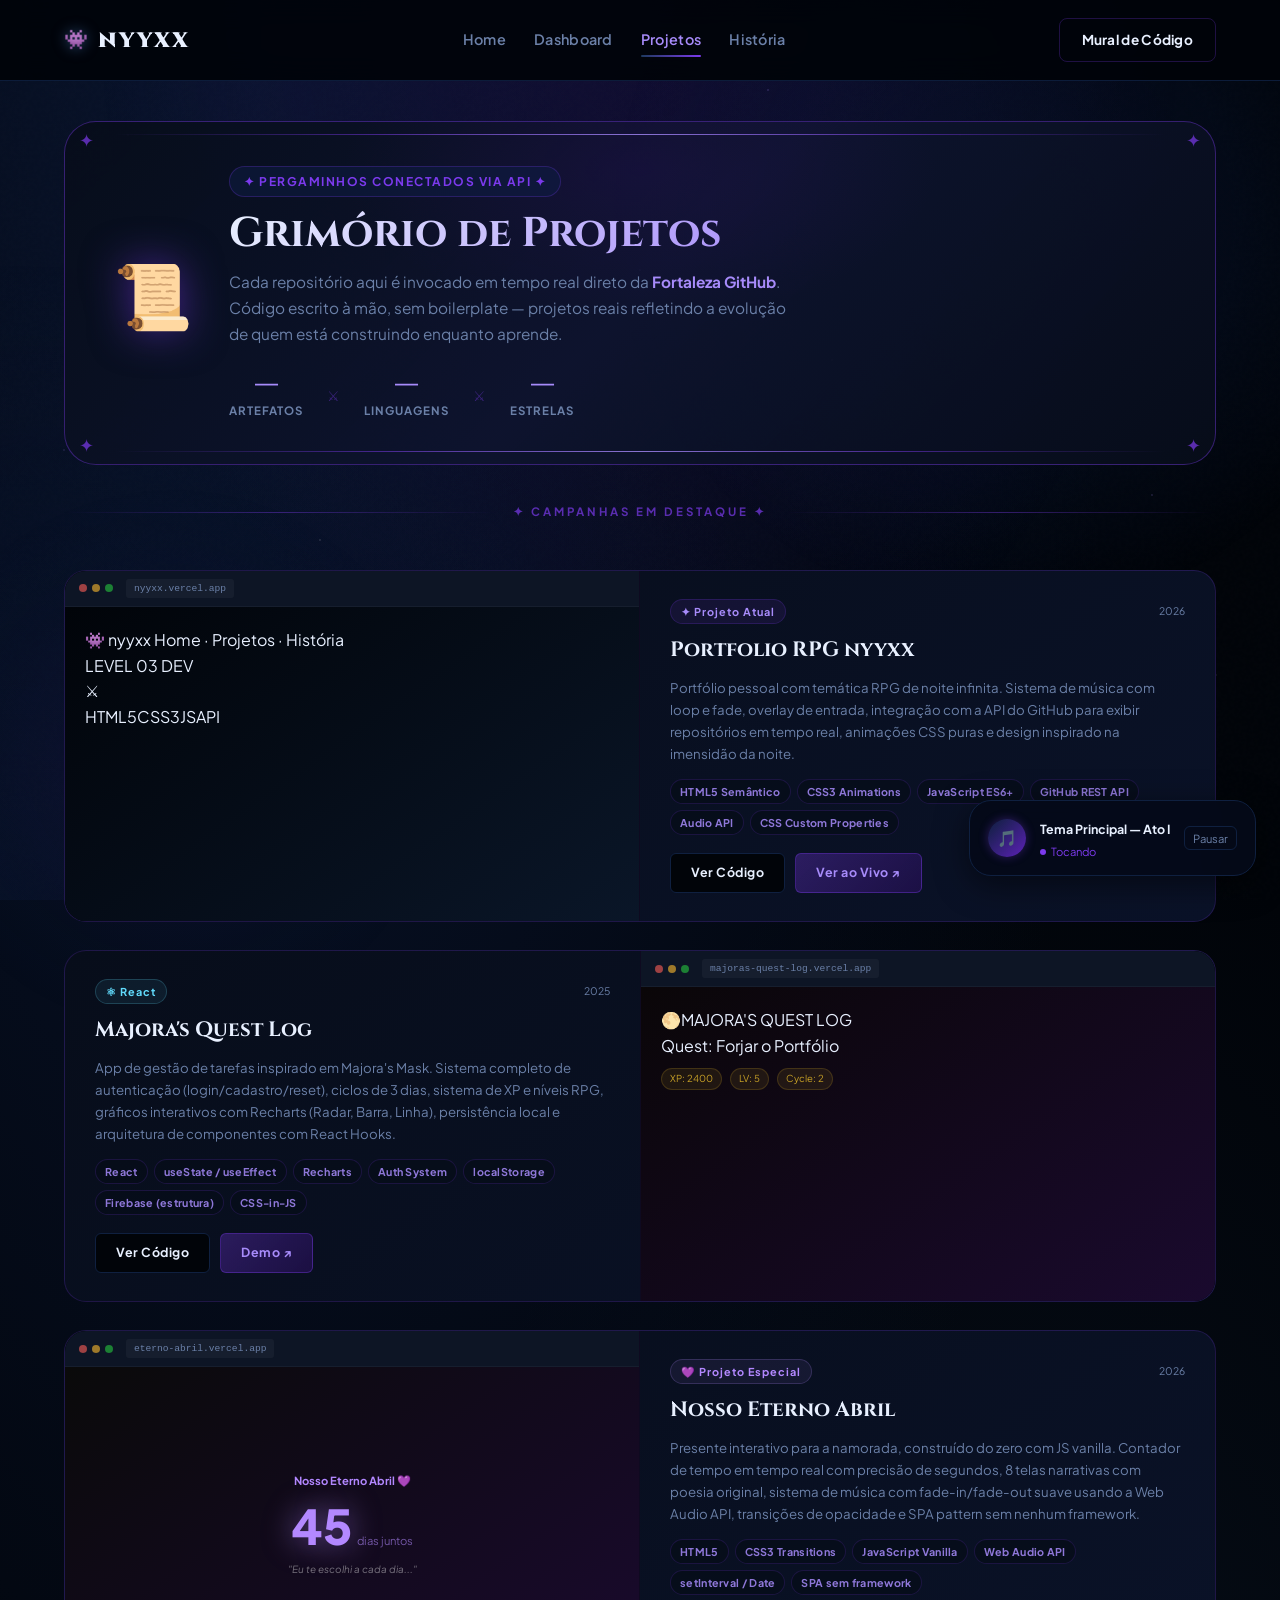
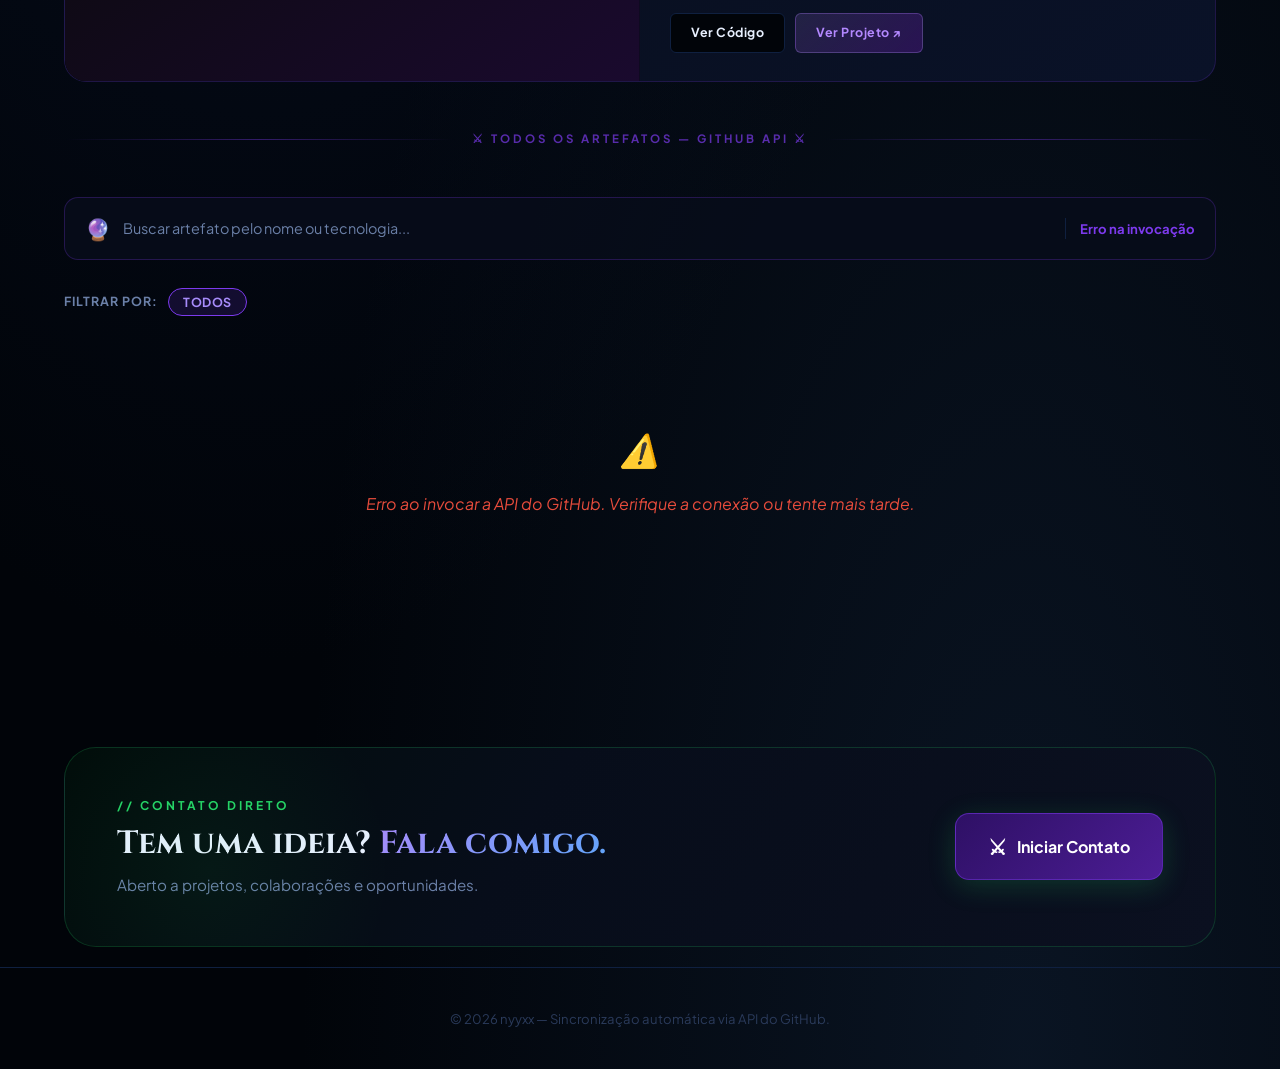
<file: projetos.html>
<!DOCTYPE html>
<html lang="pt-BR">
<head>
    <meta charset="UTF-8">
    <meta name="viewport" content="width=device-width, initial-scale=1.0">
    <title>nyyxx | Grimório de Projetos</title>
    <link rel="preconnect" href="https://fonts.googleapis.com">
    <link rel="preconnect" href="https://fonts.gstatic.com" crossorigin>
    <link href="https://fonts.googleapis.com/css2?family=Cinzel:wght@500;700;900&family=Plus+Jakarta+Sans:wght@300;400;600;700&display=swap" rel="stylesheet">
    <link rel="stylesheet" href="CSS/global.css">
    <link rel="stylesheet" href="CSS/projetos.css">
</head>
<body data-page="projetos">

    <header>
        <div class="header-container">
            <a href="index.html" class="logo"><span class="logo-shield">👾</span> nyyxx</a>
            <nav>
                <a href="index.html">Home</a>
                <a href="dashboard.html">Dashboard</a>
                <a href="projetos.html" class="active">Projetos</a>
                <a href="historia.html">História</a>
            </nav>
            <div class="nav-cta">
                <a href="https://github.com/wallysonjoh" target="_blank" rel="noopener" class="btn-git">Mural de Código</a>
            </div>
        </div>
    </header>

    <div class="stars-bg" aria-hidden="true">
        <div class="stars-layer s1"></div>
        <div class="stars-layer s2"></div>
        <div class="stars-layer s3"></div>
    </div>

    <div class="page-container">
        <main class="projetos-container">

            <!-- Hero com moldura RPG -->
            <section class="projetos-hero grimoire-frame">
                <div class="gf-corner gf-tl">✦</div>
                <div class="gf-corner gf-tr">✦</div>
                <div class="gf-corner gf-bl">✦</div>
                <div class="gf-corner gf-br">✦</div>
                <div class="gf-border-top"></div>
                <div class="gf-border-bottom"></div>
                <div class="grimoire-hero-inner">
                    <div class="grimoire-emblem">📜</div>
                    <div>
                        <span class="rank-tag">✦ Pergaminhos Conectados via API ✦</span>
                        <h1>Grimório de Projetos</h1>
                        <p class="hero-description">
                            Cada repositório aqui é invocado em tempo real direto da <strong>Fortaleza GitHub</strong>.
                            Código escrito à mão, sem boilerplate — projetos reais refletindo a evolução de quem
                            está construindo enquanto aprende.
                        </p>
                        <div class="grimoire-stats">
                            <div class="gs-item"><span class="gs-num" id="stat-repos">—</span><span class="gs-label">Artefatos</span></div>
                            <div class="gs-divider">⚔</div>
                            <div class="gs-item"><span class="gs-num" id="stat-langs">—</span><span class="gs-label">Linguagens</span></div>
                            <div class="gs-divider">⚔</div>
                            <div class="gs-item"><span class="gs-num" id="stat-stars">—</span><span class="gs-label">Estrelas</span></div>
                        </div>
                    </div>
                </div>
            </section>

            <!-- Projetos em destaque (cards grandes, estilo screenshot) -->
            <div class="proj-section-label">
                <span class="psl-line"></span>
                <span class="psl-text">✦ Campanhas em Destaque ✦</span>
                <span class="psl-line"></span>
            </div>

            <div class="featured-proj-row">

                <!-- Portfolio nyyxx -->
                <div class="proj-featured-card">
                    <div class="pfc-screen">
                        <div class="pfc-bar"><span></span><span></span><span></span><span class="pfc-url">nyyxx.vercel.app</span></div>
                        <div class="pfc-body rpg-preview-proj">
                            <div class="rpp-header">
                                <span class="rpp-logo">👾 nyyxx</span>
                                <span class="rpp-nav">Home · Projetos · História</span>
                            </div>
                            <div class="rpp-hero">
                                <span class="rpp-title">LEVEL 03 DEV</span>
                                <div class="rpp-shield">⚔</div>
                            </div>
                            <div class="rpp-tags">
                                <span>HTML5</span><span>CSS3</span><span>JS</span><span>API</span>
                            </div>
                        </div>
                    </div>
                    <div class="pfc-info">
                        <div class="pfc-top">
                            <span class="pfc-rank">✦ Projeto Atual</span>
                            <span class="pfc-updated">2026</span>
                        </div>
                        <h3 class="pfc-title">Portfolio RPG nyyxx</h3>
                        <p class="pfc-desc">Portfólio pessoal com temática RPG de noite infinita. Sistema de música com loop e fade, overlay de entrada, integração com a API do GitHub para exibir repositórios em tempo real, animações CSS puras e design inspirado na imensidão da noite.</p>
                        <div class="pfc-tech">
                            <span>HTML5 Semântico</span>
                            <span>CSS3 Animations</span>
                            <span>JavaScript ES6+</span>
                            <span>GitHub REST API</span>
                            <span>Audio API</span>
                            <span>CSS Custom Properties</span>
                        </div>
                        <div class="pfc-actions">
                            <a href="https://github.com/wallysonjoh" target="_blank" rel="noopener" class="pfc-btn code">Ver Código</a>
                            <a href="index.html" class="pfc-btn live">Ver ao Vivo ↗</a>
                        </div>
                    </div>
                </div>

                <!-- Majora's Quest Log -->
                <div class="proj-featured-card">
                    <div class="pfc-screen">
                        <div class="pfc-bar"><span></span><span></span><span></span><span class="pfc-url">majoras-quest-log.vercel.app</span></div>
                        <div class="pfc-body majora-preview-proj">
                            <div class="mp-header"><span class="mp-moon">🌕</span><span class="mp-title">MAJORA'S QUEST LOG</span></div>
                            <div class="mp-quest">
                                <span class="mp-q">Quest: Forjar o Portfólio</span>
                                <div class="mp-bar"><div class="mp-fill"></div></div>
                            </div>
                            <div class="mp-stats-row">
                                <span>XP: 2400</span><span>LV: 5</span><span>Cycle: 2</span>
                            </div>
                        </div>
                    </div>
                    <div class="pfc-info">
                        <div class="pfc-top">
                            <span class="pfc-rank react-rank">⚛ React</span>
                            <span class="pfc-updated">2025</span>
                        </div>
                        <h3 class="pfc-title">Majora's Quest Log</h3>
                        <p class="pfc-desc">App de gestão de tarefas inspirado em Majora's Mask. Sistema completo de autenticação (login/cadastro/reset), ciclos de 3 dias, sistema de XP e níveis RPG, gráficos interativos com Recharts (Radar, Barra, Linha), persistência local e arquitetura de componentes com React Hooks.</p>
                        <div class="pfc-tech">
                            <span>React</span>
                            <span>useState / useEffect</span>
                            <span>Recharts</span>
                            <span>Auth System</span>
                            <span>localStorage</span>
                            <span>Firebase (estrutura)</span>
                            <span>CSS-in-JS</span>
                        </div>
                        <div class="pfc-actions">
                            <a href="https://github.com/wallysonjoh" target="_blank" rel="noopener" class="pfc-btn code">Ver Código</a>
                            <a href="https://github.com/wallysonjoh" target="_blank" rel="noopener" class="pfc-btn live">Demo ↗</a>
                        </div>
                    </div>
                </div>

                <!-- Nosso Eterno Abril -->
                <div class="proj-featured-card">
                    <div class="pfc-screen">
                        <div class="pfc-bar"><span></span><span></span><span></span><span class="pfc-url">eterno-abril.vercel.app</span></div>
                        <div class="pfc-body abril-preview-proj">
                            <div class="ap-title-p">Nosso Eterno Abril 💜</div>
                            <div class="ap-counter-p">
                                <div class="ap-num-p">45</div>
                                <div class="ap-unit-p">dias juntos</div>
                            </div>
                            <div class="ap-poem-p">"Eu te escolhi a cada dia..."</div>
                        </div>
                    </div>
                    <div class="pfc-info">
                        <div class="pfc-top">
                            <span class="pfc-rank purple-rank">💜 Projeto Especial</span>
                            <span class="pfc-updated">2026</span>
                        </div>
                        <h3 class="pfc-title">Nosso Eterno Abril</h3>
                        <p class="pfc-desc">Presente interativo para a namorada, construído do zero com JS vanilla. Contador de tempo em tempo real com precisão de segundos, 8 telas narrativas com poesia original, sistema de música com fade-in/fade-out suave usando a Web Audio API, transições de opacidade e SPA pattern sem nenhum framework.</p>
                        <div class="pfc-tech">
                            <span>HTML5</span>
                            <span>CSS3 Transitions</span>
                            <span>JavaScript Vanilla</span>
                            <span>Web Audio API</span>
                            <span>setInterval / Date</span>
                            <span>SPA sem framework</span>
                        </div>
                        <div class="pfc-actions">
                            <a href="https://github.com/wallysonjoh" target="_blank" rel="noopener" class="pfc-btn code">Ver Código</a>
                            <a href="https://github.com/wallysonjoh" target="_blank" rel="noopener" class="pfc-btn live purple-live">Ver Projeto ↗</a>
                        </div>
                    </div>
                </div>

            </div>

            <!-- Divisor para todos os repositórios -->
            <div class="proj-section-label" style="margin-top: 20px;">
                <span class="psl-line"></span>
                <span class="psl-text">⚔ Todos os Artefatos — GitHub API ⚔</span>
                <span class="psl-line"></span>
            </div>

            <!-- Barra de busca -->
            <div class="search-filter-container grimoire-search">
                <div class="search-icon-wrap">🔮</div>
                <input type="text" id="repo-search" placeholder="Buscar artefato pelo nome ou tecnologia...">
                <div class="filter-stats"><span id="total-repos">Invocando repositórios...</span></div>
            </div>

            <!-- Filtro por linguagem -->
            <div class="lang-filter" id="lang-filter">
                <span class="lf-label">Filtrar por:</span>
                <button class="lf-btn active" data-lang="all">Todos</button>
            </div>

            <!-- Grid de fichas RPG -->
            <section class="projects-api-grid" id="projects-container">
                <div class="loading-spell">
                    <span class="loading-rune">✦</span>
                    Invocando repositórios do GitHub...
                </div>
            </section>

        </main>
    </div>

    <!-- CTA Boss Fight -->
    <section class="whatsapp-cta">
        <div class="wpp-cta-inner">
            <div class="wpp-cta-text">
                <span class="wpp-cta-tag">// Contato Direto</span>
                <h2>Tem uma ideia? <span class="text-gradient">Fala comigo.</span></h2>
                <p>Aberto a projetos, colaborações e oportunidades.</p>
            </div>
            <a href="#" onclick="iniciarBossFight(event)" class="wpp-cta-btn boss-btn-proj">
                <span>⚔</span> Iniciar Contato
            </a>
        </div>
    </section>

    <!-- Boss Fight Overlay (duplicado para a página) -->
    <div id="boss-fight-overlay" class="boss-overlay" aria-hidden="true">
        <div class="boss-arena">
            <div class="boss-bg-stars"></div>
            <div class="boss-lightning l1"></div>
            <div class="boss-lightning l2"></div>
            <div class="boss-lightning l3"></div>
            <div class="boss-content">
                <div class="boss-header">
                    <span class="boss-tag">⚠ BOSS ENCOUNTER ⚠</span>
                    <h2 class="boss-name">MISSÃO DESBLOQUEADA</h2>
                    <p class="boss-sub">— Um novo aliado surge na noite —</p>
                </div>
                <div class="boss-hp-bars">
                    <div class="boss-combatant">
                        <span class="bc-name">nyyxx</span>
                        <div class="bc-bar"><div class="bc-fill player-fill"></div></div>
                        <span class="bc-hp">HP: 999</span>
                    </div>
                    <span class="boss-vs">VS</span>
                    <div class="boss-combatant">
                        <span class="bc-name">Sua Ideia</span>
                        <div class="bc-bar"><div class="bc-fill enemy-fill"></div></div>
                        <span class="bc-hp">HP: ???</span>
                    </div>
                </div>
                <div class="boss-dialogue">
                    <span class="bd-arrow">▶</span>
                    <span class="bd-text" id="boss-dialogue-text">Um desconhecido adentra a arena. O ar fica tenso...</span>
                </div>
                <div class="boss-actions">
                    <a href="https://wa.me/5511964239373?text=Olá tenho uma grande ideia, podemos conversar nyyxx?" target="_blank" rel="noopener" class="boss-action-btn primary" onclick="fecharBoss()">
                        <span class="ba-icon">💬</span>
                        <div class="ba-text"><strong>WhatsApp</strong><small>Mensagem direta</small></div>
                    </a>
                    <a href="https://www.linkedin.com/in/wallyson-johnny-4563b4400/" target="_blank" rel="noopener" class="boss-action-btn" onclick="fecharBoss()">
                        <span class="ba-icon">💼</span>
                        <div class="ba-text"><strong>LinkedIn</strong><small>Conexão profissional</small></div>
                    </a>
                    <a href="https://github.com/wallysonjoh" target="_blank" rel="noopener" class="boss-action-btn" onclick="fecharBoss()">
                        <span class="ba-icon">📁</span>
                        <div class="ba-text"><strong>GitHub</strong><small>Ver código</small></div>
                    </a>
                </div>
                <button class="boss-close" onclick="fecharBoss()">✕ Recuar da batalha</button>
            </div>
        </div>
    </div>

    <footer><p>© 2026 nyyxx — Sincronização automática via API do GitHub.</p></footer>

    <div id="music-player">
        <div class="player-icon">🎵</div>
        <div class="player-info">
            <span class="player-track-name">Tema Principal — Ato I</span>
            <div class="player-status"><span class="dot"></span><span>Tocando</span></div>
        </div>
        <button id="btn-toggle-music">Pausar</button>
    </div>

    <script src="JS/projetos.js"></script>
    <script src="JS/music.js"></script>
    <script src="JS/boss.js"></script>
</body>
</html>
</file>
<file: CSS/global.css>
/* ==========================================================================
   GLOBAL.CSS — Base, Reset, Variáveis e Componentes Compartilhados
   Portfolio RPG | Wallyson Joh
   ========================================================================== */

/* --- RESET & BASE --- */
*, *::before, *::after {
    margin: 0;
    padding: 0;
    box-sizing: border-box;
}

:root {
    /* Paleta Principal — Azul Noite */
    --bg-darker:       #010409;
    --bg-card:         #070d1a;
    --bg-card-hover:   #0b1425;
    --purple-primary:  #5b21b6;
    --purple-dark:     #2e1065;
    --purple-light:    #7c3aed;
    --purple-glow:     #a78bfa;
    --night-blue:      #0a1628;
    --night-mid:       #0d1f3c;
    --night-accent:    #1e3a5f;
    --gold:            #ffd700;
    --green-ok:        #2ecc71;
    --red-danger:      #e74c3c;
    --text-white:      #e8f0ff;
    --text-muted:      #6b80a8;
    --border-color:    #0f2040;
    --border-glow:     rgba(124, 58, 237, 0.35);

    /* Tipografia */
    --font-medieval: 'Cinzel', serif;
    --font-modern:   'Plus Jakarta Sans', sans-serif;

    /* Espaçamentos */
    --radius-sm:  8px;
    --radius-md:  14px;
    --radius-lg:  22px;
    --radius-xl:  32px;

    /* Transições */
    --transition: 0.3s ease;
}

html { scroll-behavior: smooth; }

body {
    background-color: var(--bg-darker);
    background-image:
        radial-gradient(ellipse at 20% 0%, rgba(10, 22, 50, 0.9) 0%, transparent 60%),
        radial-gradient(ellipse at 80% 100%, rgba(30, 58, 95, 0.3) 0%, transparent 50%);
    color: var(--text-white);
    font-family: var(--font-modern);
    line-height: 1.6;
    min-height: 100vh;
    display: flex;
    flex-direction: column;
    overflow-x: hidden;
}

/* Efeito de granulação sutil no fundo */
body::before {
    content: '';
    position: fixed;
    inset: 0;
    background-image: url("data:image/svg+xml,%3Csvg viewBox='0 0 256 256' xmlns='http://www.w3.org/2000/svg'%3E%3Cfilter id='noise'%3E%3CfeTurbulence type='fractalNoise' baseFrequency='0.9' numOctaves='4' stitchTiles='stitch'/%3E%3C/filter%3E%3Crect width='100%25' height='100%25' filter='url(%23noise)' opacity='0.03'/%3E%3C/svg%3E");
    pointer-events: none;
    z-index: 0;
    opacity: 0.4;
}

/* Orbes decorativos de fundo */
body::after {
    content: '';
    position: fixed;
    top: -20%;
    right: -10%;
    width: 800px;
    height: 800px;
    background: radial-gradient(circle, rgba(10, 22, 50, 0.55) 0%, rgba(14, 32, 80, 0.2) 40%, transparent 70%);
    pointer-events: none;
    z-index: 0;
}

/* Orbe secundário — canto inferior esquerdo (noite profunda) */
body > main::before,
.page-container + footer::before {
    display: none;
}

/* Brilho azul-noite inferior */
.page-container {
    position: relative;
}
.page-container::after {
    content: '';
    position: fixed;
    bottom: -15%;
    left: -8%;
    width: 550px;
    height: 550px;
    background: radial-gradient(circle, rgba(46, 16, 101, 0.18) 0%, rgba(10, 22, 50, 0.08) 50%, transparent 70%);
    pointer-events: none;
    z-index: 0;
}

/* --- UTILITÁRIOS --- */
.text-gradient {
    background: linear-gradient(135deg, #a78bfa, #60a5fa);
    -webkit-background-clip: text;
    -webkit-text-fill-color: transparent;
    background-clip: text;
}

.purple-dot {
    color: var(--purple-light);
    font-size: 0.85rem;
    vertical-align: middle;
    margin-right: 6px;
}

/* --- BOTÕES --- */
.btn-primary, .btn-secondary, .btn-git {
    display: inline-block;
    padding: 12px 28px;
    border-radius: var(--radius-sm);
    font-weight: 700;
    font-size: 0.9rem;
    text-decoration: none;
    transition: all var(--transition);
    cursor: pointer;
    letter-spacing: 0.3px;
    font-family: var(--font-modern);
    border: none;
}

.btn-primary {
    background: linear-gradient(135deg, #0d1f3c, var(--purple-primary));
    color: white;
    border: 1px solid rgba(124, 58, 237, 0.35);
    box-shadow: 0 4px 20px rgba(91, 33, 182, 0.35);
}

.btn-primary:hover {
    background: linear-gradient(135deg, var(--purple-primary), var(--purple-light));
    transform: translateY(-2px);
    box-shadow: 0 8px 30px rgba(124, 58, 237, 0.5);
}

.btn-secondary {
    background: transparent;
    color: var(--text-white);
    border: 1px solid var(--border-color);
}

.btn-secondary:hover {
    background: rgba(14, 30, 70, 0.4);
    border-color: var(--purple-primary);
    transform: translateY(-2px);
}

.btn-git {
    background: transparent;
    color: var(--text-white);
    border: 1px solid rgba(124, 58, 237, 0.25);
    padding: 10px 22px;
    font-size: 0.85rem;
}

.btn-git:hover {
    background: rgba(124, 58, 237, 0.12);
    box-shadow: 0 0 18px rgba(124, 58, 237, 0.35);
    transform: translateY(-1px);
}

/* --- HEADER COMPARTILHADO --- */
header {
    background: rgba(1, 4, 9, 0.92);
    backdrop-filter: blur(14px);
    -webkit-backdrop-filter: blur(14px);
    border-bottom: 1px solid rgba(14, 32, 64, 0.9);
    position: sticky;
    top: 0;
    z-index: 100;
}

.header-container {
    max-width: 1200px;
    margin: 0 auto;
    padding: 18px 24px;
    display: flex;
    justify-content: space-between;
    align-items: center;
}

.logo {
    font-family: var(--font-medieval);
    font-size: 1.5rem;
    font-weight: 900;
    letter-spacing: 2px;
    color: var(--text-white);
    display: flex;
    align-items: center;
    gap: 8px;
    text-decoration: none;
}

.logo-shield {
    color: var(--purple-light);
    text-shadow: 0 0 14px rgba(96, 165, 250, 0.5);
    font-size: 1.2rem;
}

nav {
    display: flex;
    gap: 28px;
    align-items: center;
}

nav a {
    color: var(--text-muted);
    text-decoration: none;
    font-weight: 600;
    font-size: 0.9rem;
    transition: color var(--transition);
    padding: 6px 0;
    position: relative;
    letter-spacing: 0.3px;
}

nav a:hover,
nav a.active {
    color: var(--purple-glow);
}

nav a.active::after {
    content: '';
    position: absolute;
    bottom: 0;
    left: 0;
    width: 100%;
    height: 2px;
    background: linear-gradient(90deg, #1e3a5f, var(--purple-light));
    border-radius: 2px;
}

/* --- FOOTER COMPARTILHADO --- */
footer {
    text-align: center;
    padding: 40px 20px;
    margin-top: auto;
    border-top: 1px solid var(--border-color);
    color: #2a3a5a;
    font-size: 0.82rem;
    position: relative;
    z-index: 1;
}

/* --- PLAYER DE MÚSICA FLUTUANTE --- */
#music-player {
    position: fixed;
    bottom: 24px;
    right: 24px;
    z-index: 999;
    background: rgba(5, 10, 25, 0.95);
    backdrop-filter: blur(12px);
    border: 1px solid var(--border-color);
    border-radius: var(--radius-lg);
    padding: 14px 18px;
    display: flex;
    align-items: center;
    gap: 14px;
    min-width: 240px;
    box-shadow: 0 8px 32px rgba(0,0,0,0.5);
    transition: all var(--transition);
    opacity: 0;
    transform: translateY(20px);
}

#music-player.visible {
    opacity: 1;
    transform: translateY(0);
}

#music-player.minimized {
    min-width: unset;
    padding: 12px;
    border-radius: 50%;
    width: 50px;
    height: 50px;
    justify-content: center;
}

#music-player.minimized .player-info,
#music-player.minimized #btn-toggle-music {
    display: none;
}

.player-icon {
    width: 38px;
    height: 38px;
    border-radius: 50%;
    background: linear-gradient(135deg, #0d1f3c, var(--purple-primary));
    display: flex;
    align-items: center;
    justify-content: center;
    font-size: 1rem;
    flex-shrink: 0;
    cursor: pointer;
    transition: all var(--transition);
    box-shadow: 0 0 10px rgba(124, 58, 237, 0.35);
}

.player-icon:hover {
    box-shadow: 0 0 18px rgba(157, 78, 221, 0.7);
    transform: scale(1.05);
}

/* Animação de pulso quando tocando */
.player-icon.playing {
    animation: pulse-player 2s ease-in-out infinite;
}

@keyframes pulse-player {
    0%, 100% { box-shadow: 0 0 10px rgba(124,58,237,0.35); }
    50% { box-shadow: 0 0 22px rgba(157,78,221,0.8); }
}

.player-info {
    flex: 1;
    overflow: hidden;
}

.player-track-name {
    font-size: 0.78rem;
    font-weight: 700;
    color: var(--text-white);
    white-space: nowrap;
    overflow: hidden;
    text-overflow: ellipsis;
}

.player-status {
    font-size: 0.7rem;
    color: var(--purple-light);
    display: flex;
    align-items: center;
    gap: 5px;
    margin-top: 2px;
}

.player-status .dot {
    width: 6px;
    height: 6px;
    border-radius: 50%;
    background: var(--purple-light);
    animation: blink-dot 1.5s ease infinite;
}

@keyframes blink-dot {
    0%, 100% { opacity: 1; }
    50% { opacity: 0.2; }
}

.player-status .dot.paused {
    animation: none;
    opacity: 0.3;
}

#btn-toggle-music {
    background: none;
    border: 1px solid var(--border-color);
    color: var(--text-muted);
    border-radius: 6px;
    padding: 4px 8px;
    font-size: 0.7rem;
    cursor: pointer;
    transition: all var(--transition);
    font-family: var(--font-modern);
}

#btn-toggle-music:hover {
    border-color: var(--purple-light);
    color: var(--purple-light);
}

/* Overlay inicial de "click para começar" */
#start-overlay {
    position: fixed;
    inset: 0;
    background: rgba(1, 4, 9, 0.98);
    z-index: 9999;
    display: flex;
    flex-direction: column;
    align-items: center;
    justify-content: center;
    gap: 24px;
    cursor: pointer;
    transition: opacity 0.6s ease;
}

#start-overlay.hidden {
    opacity: 0;
    pointer-events: none;
}

.start-shield {
    font-size: 4rem;
    animation: float-shield 3s ease-in-out infinite;
    filter: drop-shadow(0 0 20px rgba(157,78,221,0.8));
}

@keyframes float-shield {
    0%, 100% { transform: translateY(0); }
    50% { transform: translateY(-12px); }
}

.start-title {
    font-family: var(--font-medieval);
    font-size: 1.8rem;
    color: var(--text-white);
    letter-spacing: 3px;
}

.start-subtitle {
    font-size: 0.9rem;
    color: var(--text-muted);
    letter-spacing: 2px;
    text-transform: uppercase;
    animation: blink-text 2s ease infinite;
}

@keyframes blink-text {
    0%, 100% { opacity: 1; }
    50% { opacity: 0.4; }
}

.start-rune {
    color: var(--purple-light);
    font-size: 1.2rem;
    letter-spacing: 8px;
    opacity: 0.6;
}

/* --- CONTAINER PRINCIPAL (compartilhado) --- */
.page-container {
    max-width: 1200px;
    width: 100%;
    margin: 0 auto;
    padding: 0 24px;
    flex-grow: 1;
    position: relative;
    z-index: 1;
}

/* --- CABEÇALHO DE SEÇÃO (compartilhado) --- */
.section-header {
    margin: 70px 0 36px 0;
}

.section-tag {
    font-size: 0.78rem;
    font-weight: 700;
    letter-spacing: 3px;
    color: var(--purple-light);
    display: block;
    margin-bottom: 10px;
    text-transform: uppercase;
}

.section-header h2 {
    font-family: var(--font-medieval);
    font-size: 2rem;
    letter-spacing: 1px;
    margin-bottom: 6px;
}

.section-header p {
    color: var(--text-muted);
    font-size: 0.92rem;
}

/* --- PAINÉIS/CARDS GENÉRICOS --- */
.panel-card {
    background: var(--bg-card);
    border: 1px solid var(--border-color);
    border-radius: var(--radius-lg);
    padding: 30px;
    transition: border-color var(--transition), transform var(--transition);
}

.panel-card:hover {
    border-color: rgba(124, 58, 237, 0.2);
}

.panel-header h2 {
    font-family: var(--font-medieval);
    font-size: 1.4rem;
    font-weight: 700;
}

.panel-header .panel-subtitle {
    font-size: 0.82rem;
    color: var(--text-muted);
    margin-top: 3px;
    display: block;
}

/* --- RANK TAG (compartilhado) --- */
.rank-tag {
    display: inline-block;
    background: rgba(14, 30, 70, 0.5);
    border: 1px solid rgba(124, 58, 237, 0.25);
    color: var(--purple-light);
    padding: 5px 14px;
    border-radius: 20px;
    font-size: 0.75rem;
    font-weight: 700;
    text-transform: uppercase;
    letter-spacing: 1.5px;
    margin-bottom: 14px;
}

/* --- RESPONSIVIDADE GLOBAL --- */
@media (max-width: 768px) {
    nav { gap: 16px; }
    .header-container { padding: 14px 16px; }
    .page-container { padding: 0 16px; }
    #music-player { bottom: 16px; right: 16px; min-width: 200px; }
}

@media (max-width: 540px) {
    nav { display: none; }
}

/* --- NAV CTA (wrapper do botão de GitHub no header) --- */
.nav-cta {
    display: flex;
    align-items: center;
}

/* --- ICON (emoji inline nos links sociais) --- */
.icon {
    font-size: 1rem;
    line-height: 1;
}

/* --- CTA WHATSAPP (global) --- */
.whatsapp-cta {
    margin: 60px 0 20px 0;
    padding: 0 24px;
    max-width: 1200px;
    margin-left: auto;
    margin-right: auto;
    width: 100%;
    position: relative;
    z-index: 1;
}

.wpp-cta-inner {
    background: linear-gradient(120deg, #010d0a 0%, #070d1a 40%, #0b1020 100%);
    border: 1px solid rgba(37, 211, 102, 0.2);
    border-radius: var(--radius-xl);
    padding: 48px 52px;
    display: flex;
    align-items: center;
    justify-content: space-between;
    gap: 40px;
    position: relative;
    overflow: hidden;
}

.wpp-cta-inner::before {
    content: '';
    position: absolute;
    top: -40%;
    left: -5%;
    width: 400px;
    height: 400px;
    background: radial-gradient(circle, rgba(37, 211, 102, 0.06) 0%, transparent 65%);
    pointer-events: none;
}

.wpp-cta-tag {
    font-size: 0.75rem;
    font-weight: 700;
    letter-spacing: 3px;
    color: #25d366;
    display: block;
    margin-bottom: 10px;
    text-transform: uppercase;
}

.wpp-cta-text h2 {
    font-family: var(--font-medieval);
    font-size: 2rem;
    margin-bottom: 10px;
    line-height: 1.2;
}

.wpp-cta-text p {
    color: var(--text-muted);
    font-size: 0.95rem;
    max-width: 440px;
    line-height: 1.6;
}

.wpp-cta-btn {
    display: inline-flex;
    align-items: center;
    gap: 10px;
    padding: 16px 32px;
    background: linear-gradient(135deg, #075e54, #128c7e);
    color: #fff;
    font-weight: 700;
    font-size: 1rem;
    border-radius: var(--radius-md);
    text-decoration: none;
    white-space: nowrap;
    flex-shrink: 0;
    border: 1px solid rgba(37, 211, 102, 0.4);
    box-shadow: 0 6px 28px rgba(37, 211, 102, 0.2);
    transition: all var(--transition);
    font-family: var(--font-modern);
}

.wpp-cta-btn:hover {
    background: linear-gradient(135deg, #128c7e, #25d366);
    transform: translateY(-3px);
    box-shadow: 0 12px 40px rgba(37, 211, 102, 0.35);
}

.wpp-cta-btn span {
    font-size: 1.3rem;
}

@media (max-width: 768px) {
    .wpp-cta-inner {
        flex-direction: column;
        text-align: center;
        padding: 36px 28px;
    }
    .wpp-cta-text p { max-width: 100%; }
    .wpp-cta-btn { width: 100%; justify-content: center; }
}

/* --- AVATAR AI NOTICE --- */
.avatar-ai-notice {
    display: inline-flex;
    align-items: center;
    gap: 6px;
    margin-top: 10px;
    background: rgba(167, 139, 250, 0.08);
    border: 1px solid rgba(124, 58, 237, 0.2);
    border-radius: 20px;
    padding: 4px 12px;
    font-size: 0.72rem;
    color: var(--text-muted);
    letter-spacing: 0.3px;
}

.avatar-ai-notice span {
    color: var(--purple-glow);
    font-size: 0.75rem;
}
</file>
<file: CSS/home.css>
/* ==========================================================================
   HOME.CSS — Estilos exclusivos da página Portfolio Pratico.html
   ========================================================================== */

/* --- HERO SECTION --- */
.hero-section {
    display: flex;
    align-items: center;
    justify-content: space-between;
    gap: 60px;
    padding: 70px 0 60px 0;
}

.hero-content { flex: 1.2; }

.hero-subtitle {
    font-size: 0.78rem;
    font-weight: 700;
    letter-spacing: 3px;
    color: var(--purple-light);
    display: block;
    margin-bottom: 18px;
    text-transform: uppercase;
}

.hero-title {
    font-family: var(--font-medieval);
    font-size: 3.4rem;
    line-height: 1.1;
    margin-bottom: 22px;
    font-weight: 900;
}

.hero-description {
    font-size: 1.05rem;
    color: var(--text-muted);
    margin-bottom: 38px;
    max-width: 520px;
    line-height: 1.7;
}

.hero-buttons {
    display: flex;
    gap: 14px;
    flex-wrap: wrap;
}

/* Escudo Medieval em CSS Puro */
.hero-badge {
    flex: 1;
    display: flex;
    justify-content: center;
    align-items: center;
}

.rpg-shield {
    width: 250px;
    height: 305px;
    background: linear-gradient(160deg, #0d1f3c 0%, #020810 60%, #1e1040 100%);
    border: 2px solid rgba(124, 58, 237, 0.6);
    border-radius: 20px 20px 125px 125px;
    display: flex;
    align-items: center;
    justify-content: center;
    box-shadow: 0 12px 50px rgba(14, 30, 70, 0.6), inset 0 1px 0 rgba(255,255,255,0.05);
    position: relative;
    transition: transform 0.5s ease, box-shadow 0.5s ease;
}

.rpg-shield::before {
    content: '';
    position: absolute;
    inset: 6px;
    border: 1px dashed rgba(124, 58, 237, 0.25);
    border-radius: 16px 16px 115px 115px;
    pointer-events: none;
}

.rpg-shield:hover {
    transform: rotate(2deg) scale(1.04);
    border-color: var(--purple-light);
    box-shadow: 0 18px 60px rgba(124, 58, 237, 0.3);
}

.shield-inner {
    display: flex;
    flex-direction: column;
    justify-content: center;
    align-items: center;
    font-family: var(--font-medieval);
    gap: 4px;
    color: rgba(255,255,255,0.75);
    letter-spacing: 3px;
    font-weight: 700;
    font-size: 0.85rem;
    text-align: center;
}

.shield-level-num {
    font-size: 3.2rem;
    font-weight: 900;
    color: var(--purple-light);
    line-height: 1;
    text-shadow: 0 0 20px rgba(157,78,221,0.7);
}

/* --- SOBRE MIM / ABOUT GRID --- */
.about-grid {
    display: grid;
    grid-template-columns: 1fr 1.5fr;
    gap: 22px;
    margin-bottom: 20px;
}

.about-card {
    background: var(--bg-card);
    border: 1px solid var(--border-color);
    border-radius: var(--radius-lg);
    padding: 32px;
    transition: border-color var(--transition);
}

.about-card:hover { border-color: rgba(124,58,237,0.2); }

.about-card h3 {
    font-family: var(--font-medieval);
    font-size: 1.3rem;
    margin-bottom: 16px;
}

.about-card p {
    color: var(--text-muted);
    line-height: 1.7;
}

/* Lista de Metodologias */
.steps-list {
    display: flex;
    flex-direction: column;
    gap: 18px;
}

.step-item {
    display: flex;
    gap: 16px;
    align-items: flex-start;
}

.step-num {
    font-family: var(--font-medieval);
    font-size: 0.85rem;
    font-weight: 700;
    color: var(--purple-light);
    background: rgba(124,58,237,0.12);
    padding: 5px 10px;
    border-radius: 6px;
    border: 1px solid rgba(124,58,237,0.15);
    white-space: nowrap;
    margin-top: 2px;
}

.step-item p { color: var(--text-muted); font-size: 0.9rem; line-height: 1.6; }
.step-item p strong { color: var(--text-white); }

/* --- SKILLS GRID --- */
.skills-grid {
    display: grid;
    grid-template-columns: 1fr 1fr;
    gap: 22px;
    margin-bottom: 20px;
}

.skills-category {
    background: var(--bg-card);
    border: 1px solid var(--border-color);
    border-radius: var(--radius-lg);
    padding: 32px;
    transition: border-color var(--transition);
}

.skills-category:hover { border-color: rgba(124,58,237,0.2); }

.skills-category h3 {
    font-family: var(--font-medieval);
    font-size: 1.1rem;
    margin-bottom: 20px;
    color: var(--text-muted);
    text-transform: uppercase;
    letter-spacing: 1px;
    font-size: 0.85rem;
}

.tags-container {
    display: flex;
    flex-wrap: wrap;
    gap: 10px;
}

.skill-tag {
    background: rgba(1,4,9,0.7);
    border: 1px solid var(--border-color);
    padding: 9px 16px;
    border-radius: 30px;
    font-size: 0.87rem;
    font-weight: 600;
    transition: all var(--transition);
    cursor: default;
}

.skill-tag small {
    display: block;
    font-size: 0.72rem;
    color: var(--text-muted);
    margin-top: 2px;
    font-weight: 400;
}

.skill-tag.acquired {
    border-left: 3px solid var(--purple-light);
    padding-left: 13px;
}

.skill-tag.acquired:hover {
    background: rgba(124,58,237,0.08);
    border-color: var(--purple-light);
}

.skill-tag.learning {
    border-left: 3px solid #0a1628;
    opacity: 0.55;
    padding-left: 13px;
}

/* --- PROJECTS GRID (Home) --- */
.projects-grid {
    display: grid;
    grid-template-columns: 1fr 1fr;
    gap: 22px;
    margin-bottom: 20px;
}

.project-card {
    background: var(--bg-card);
    border: 1px solid var(--border-color);
    border-radius: var(--radius-lg);
    padding: 32px;
    position: relative;
    overflow: hidden;
    transition: all var(--transition);
}

.project-card::before {
    content: '';
    position: absolute;
    top: 0;
    left: 0;
    width: 4px;
    height: 100%;
    background: linear-gradient(180deg, #1e3a5f, var(--purple-primary));
    transition: background var(--transition);
}

.project-card:hover {
    transform: translateY(-4px);
    border-color: rgba(124,58,237,0.25);
}

.project-card:hover::before { background: var(--purple-light); }

.project-icon { font-size: 2rem; margin-bottom: 14px; }

.project-card h4 {
    font-family: var(--font-medieval);
    font-size: 1.2rem;
    margin-bottom: 12px;
}

.project-card p {
    color: var(--text-muted);
    margin-bottom: 20px;
    font-size: 0.9rem;
    line-height: 1.6;
}

.project-techs { display: flex; gap: 8px; flex-wrap: wrap; }

.project-techs span {
    background: rgba(1,4,9,0.6);
    padding: 4px 10px;
    border-radius: 4px;
    font-size: 0.72rem;
    color: var(--purple-light);
    border: 1px solid rgba(124,58,237,0.15);
    font-weight: 600;
}

/* --- SOCIAL ASIDE --- */
.social-aside {
    margin: 50px 0 20px 0;
}

.aside-content {
    background: linear-gradient(90deg, var(--bg-card), rgba(10, 20, 50, 0.4));
    border: 1px solid var(--border-color);
    border-radius: var(--radius-lg);
    padding: 28px 32px;
    display: flex;
    justify-content: space-between;
    align-items: center;
    flex-wrap: wrap;
    gap: 20px;
}

.aside-content h5 {
    font-family: var(--font-medieval);
    font-size: 1rem;
    letter-spacing: 1px;
    color: var(--text-muted);
    text-transform: uppercase;
}

.social-links { display: flex; gap: 14px; flex-wrap: wrap; }

.social-links a {
    color: var(--text-white);
    text-decoration: none;
    font-size: 0.88rem;
    background: var(--bg-darker);
    padding: 10px 18px;
    border-radius: var(--radius-sm);
    border: 1px solid var(--border-color);
    transition: all var(--transition);
    display: flex;
    align-items: center;
    gap: 8px;
    font-weight: 600;
}

.social-links a:hover {
    border-color: var(--purple-light);
    background: rgba(14,30,70,0.4);
    transform: translateY(-2px);
}

/* --- RESPONSIVIDADE HOME --- */
@media (max-width: 900px) {
    .hero-section {
        flex-direction: column-reverse;
        text-align: center;
        padding: 40px 0;
        gap: 40px;
    }
    .hero-description { margin: 0 auto 38px auto; }
    .hero-buttons { justify-content: center; }
    .about-grid,
    .skills-grid,
    .projects-grid { grid-template-columns: 1fr; }
    .aside-content { flex-direction: column; text-align: center; }
    .social-links { justify-content: center; }
}

/* --- WHATSAPP BTN (social links) --- */
.whatsapp-btn {
    background: rgba(18, 140, 70, 0.12) !important;
    border-color: rgba(37, 211, 102, 0.3) !important;
    color: #25d366 !important;
}

.whatsapp-btn:hover {
    background: rgba(37, 211, 102, 0.15) !important;
    border-color: rgba(37, 211, 102, 0.6) !important;
    box-shadow: 0 0 18px rgba(37, 211, 102, 0.2) !important;
    transform: translateY(-2px);
}

/* --- CTA WHATSAPP SECTION --- */
/* --- RESPONSIVIDADE HOME --- */
@media (max-width: 900px) {
    .hero-section {
        flex-direction: column-reverse;
        text-align: center;
        padding: 40px 0;
        gap: 40px;
    }
    .hero-description { margin: 0 auto 38px auto; }
    .hero-buttons { justify-content: center; }
    .about-grid,
    .skills-grid,
    .projects-grid { grid-template-columns: 1fr; }
    .aside-content { flex-direction: column; text-align: center; }
    .social-links { justify-content: center; }
}

/* --- WHATSAPP BTN (social links) --- */
.whatsapp-btn {
    background: rgba(18, 140, 70, 0.12) !important;
    border-color: rgba(37, 211, 102, 0.3) !important;
    color: #25d366 !important;
}

.whatsapp-btn:hover {
    background: rgba(37, 211, 102, 0.15) !important;
    border-color: rgba(37, 211, 102, 0.6) !important;
    box-shadow: 0 0 18px rgba(37, 211, 102, 0.2) !important;
    transform: translateY(-2px);
}


/* ==========================================================================
   HOME PROJECTS PREVIEW — Projeção mínima com redirect
   ========================================================================== */

.home-projects-preview {
    display: grid;
    grid-template-columns: repeat(3, 1fr);
    gap: 20px;
    margin-bottom: 20px;
}

.home-proj-card {
    position: relative;
    background: var(--bg-card);
    border: 1px solid var(--border-color);
    border-radius: var(--radius-lg);
    padding: 26px;
    display: flex;
    flex-direction: column;
    gap: 12px;
    overflow: hidden;
    transition: all var(--transition);
    cursor: default;
}

.home-proj-card:hover {
    border-color: rgba(124,58,237,0.4);
    transform: translateY(-4px);
    box-shadow: 0 8px 30px rgba(124,58,237,0.12);
}

.hpc-glow {
    position: absolute;
    top: -60px;
    right: -60px;
    width: 180px;
    height: 180px;
    background: radial-gradient(circle, rgba(124,58,237,0.08) 0%, transparent 70%);
    pointer-events: none;
    transition: opacity var(--transition);
}

.home-proj-card:hover .hpc-glow {
    opacity: 1.5;
}

.hpc-header {
    display: flex;
    align-items: center;
    justify-content: space-between;
}

.hpc-icon {
    font-size: 1.6rem;
}

.hpc-lang {
    font-size: 0.72rem;
    font-weight: 700;
    color: var(--purple-light);
    background: rgba(124,58,237,0.1);
    border: 1px solid rgba(124,58,237,0.2);
    padding: 3px 10px;
    border-radius: 20px;
    letter-spacing: 0.5px;
}

.hpc-title {
    font-family: var(--font-medieval);
    font-size: 1.05rem;
    color: var(--text-white);
    line-height: 1.3;
}

.hpc-desc {
    color: var(--text-muted);
    font-size: 0.83rem;
    line-height: 1.6;
    flex-grow: 1;
}

.hpc-footer {
    display: flex;
    align-items: center;
    justify-content: space-between;
    padding-top: 12px;
    border-top: 1px solid rgba(255,255,255,0.04);
}

.hpc-tag {
    font-size: 0.75rem;
    color: var(--purple-glow);
    font-weight: 600;
}

.hpc-link {
    font-size: 0.8rem;
    font-weight: 700;
    color: var(--text-white);
    text-decoration: none;
    padding: 5px 12px;
    border: 1px solid var(--border-color);
    border-radius: 6px;
    transition: all var(--transition);
    background: var(--bg-darker);
}

.hpc-link:hover {
    border-color: var(--purple-light);
    color: var(--purple-glow);
}

/* Card CTA para redirect */
.home-proj-cta-card {
    background: linear-gradient(135deg, rgba(14,30,70,0.6) 0%, rgba(30,16,64,0.8) 100%);
    border: 1px dashed rgba(124,58,237,0.35);
    border-radius: var(--radius-lg);
    display: flex;
    align-items: center;
    justify-content: center;
    text-decoration: none;
    transition: all var(--transition);
    min-height: 200px;
}

.home-proj-cta-card:hover {
    border-color: var(--purple-light);
    background: linear-gradient(135deg, rgba(14,30,70,0.9) 0%, rgba(46,16,101,0.6) 100%);
    transform: translateY(-4px);
    box-shadow: 0 8px 30px rgba(124,58,237,0.2);
}

.hpc-cta-inner {
    text-align: center;
    padding: 30px 20px;
    display: flex;
    flex-direction: column;
    align-items: center;
    gap: 10px;
}

.hpc-cta-icon {
    font-size: 2rem;
    display: block;
    margin-bottom: 4px;
}

.hpc-cta-inner h4 {
    font-family: var(--font-medieval);
    font-size: 1.1rem;
    color: var(--text-white);
}

.hpc-cta-inner p {
    font-size: 0.82rem;
    color: var(--text-muted);
    line-height: 1.5;
    max-width: 200px;
}

.hpc-cta-btn {
    margin-top: 6px;
    font-size: 0.82rem;
    font-weight: 700;
    color: var(--purple-glow);
    letter-spacing: 0.5px;
}

/* Skill levels */
.skill-tag.skill-adv { border-color: rgba(124,58,237,0.4); }
.skill-tag.skill-mid { border-color: rgba(96,165,250,0.3); }
.skill-tag.skill-base { border-color: rgba(255,215,0,0.2); }

.skill-tag.skill-adv .purple-dot { color: #a78bfa; }
.skill-tag.skill-mid .purple-dot { color: #60a5fa; }
.skill-tag.skill-base .purple-dot { color: var(--gold); }

/* ===== RESPONSIVIDADE ===== */
@media (max-width: 900px) {
    .home-projects-preview { grid-template-columns: 1fr 1fr; }
    .home-proj-cta-card { grid-column: 1 / -1; min-height: 140px; }
}

@media (max-width: 600px) {
    .home-projects-preview { grid-template-columns: 1fr; }
    .home-proj-cta-card { grid-column: auto; }
}

/* ==========================================================================
   FEATURED PROJECTS GRID — Visual estilo screenshot com overlay
   ========================================================================== */

.featured-projects-grid {
    display: grid;
    grid-template-columns: 1.6fr 1fr 1fr;
    grid-template-rows: auto auto;
    gap: 16px;
    margin-bottom: 20px;
}

/* Card grande ocupa 2 linhas */
.fp-card.fp-large {
    grid-row: 1 / 3;
}

/* Card "ver todos" ocupa colunas 2-3 na linha 2 */
.fp-view-all {
    grid-column: 2 / 4;
}

/* ===== BASE DO CARD ===== */
.fp-card {
    position: relative;
    border-radius: var(--radius-lg);
    overflow: hidden;
    border: 1px solid var(--border-color);
    background: var(--bg-card);
    text-decoration: none;
    display: flex;
    flex-direction: column;
    cursor: pointer;
    transition: border-color 0.35s, box-shadow 0.35s, transform 0.35s;
    min-height: 220px;
}

.fp-card:hover {
    border-color: rgba(124,58,237,0.5);
    box-shadow: 0 12px 40px rgba(46,16,101,0.35);
    transform: translateY(-3px);
}

/* ===== MOCKUP DE TELA ===== */
.fp-screen {
    flex: 1;
    overflow: hidden;
    position: relative;
}

.fp-screen-mockup {
    width: 100%;
    height: 100%;
    display: flex;
    flex-direction: column;
}

/* Barra de título do mockup */
.fsm-bar {
    background: #0d1525;
    padding: 7px 12px;
    display: flex;
    gap: 5px;
    align-items: center;
    border-bottom: 1px solid rgba(255,255,255,0.05);
    flex-shrink: 0;
}

.fsm-bar span {
    width: 8px;
    height: 8px;
    border-radius: 50%;
    background: rgba(255,255,255,0.1);
}
.fsm-bar span:nth-child(1) { background: rgba(255,95,87,0.6); }
.fsm-bar span:nth-child(2) { background: rgba(255,189,46,0.6); }
.fsm-bar span:nth-child(3) { background: rgba(39,201,63,0.6); }

.fsm-body {
    flex: 1;
    padding: 16px;
    overflow: hidden;
}

/* ===== MOCKUP: Portfolio RPG ===== */
.rpg-preview {
    background: linear-gradient(145deg, #010409, #0a1628);
}
.rpp-header {
    display: flex;
    justify-content: space-between;
    align-items: center;
    border-bottom: 1px solid rgba(124,58,237,0.2);
    padding-bottom: 8px;
    margin-bottom: 14px;
}
.rpp-logo {
    font-size: 0.7rem;
    font-weight: 700;
    color: #a78bfa;
    font-family: var(--font-medieval);
}
.rpp-nav {
    font-size: 0.55rem;
    color: rgba(107,128,168,0.7);
}
.rpp-hero {
    display: flex;
    align-items: center;
    justify-content: space-between;
    margin-bottom: 12px;
}
.rpp-title {
    font-family: var(--font-medieval);
    font-size: 0.85rem;
    color: #7c3aed;
    font-weight: 900;
}
.rpp-shield {
    font-size: 1.8rem;
    filter: drop-shadow(0 0 8px rgba(124,58,237,0.6));
    animation: float-shield 3s ease-in-out infinite;
}
@keyframes float-shield {
    0%,100% { transform: translateY(0); }
    50% { transform: translateY(-5px); }
}
.rpp-tags {
    display: flex;
    gap: 5px;
    flex-wrap: wrap;
}
.rpp-tags span {
    font-size: 0.55rem;
    font-weight: 700;
    background: rgba(124,58,237,0.15);
    border: 1px solid rgba(124,58,237,0.25);
    color: #a78bfa;
    padding: 2px 7px;
    border-radius: 20px;
}

/* ===== MOCKUP: Majora's Quest Log ===== */
.majora-preview {
    background: linear-gradient(145deg, #0a0608, #1a0a2e);
}
.mp-header {
    display: flex;
    align-items: center;
    gap: 8px;
    margin-bottom: 14px;
}
.mp-moon { font-size: 1.4rem; }
.mp-title {
    font-size: 0.6rem;
    font-weight: 900;
    color: #c8a227;
    letter-spacing: 1px;
}
.mp-quest {
    margin-bottom: 10px;
}
.mp-q {
    font-size: 0.65rem;
    color: #e8d5a3;
    display: block;
    margin-bottom: 5px;
}
.mp-bar {
    height: 6px;
    background: rgba(255,255,255,0.05);
    border-radius: 3px;
    overflow: hidden;
}
.mp-fill {
    height: 100%;
    width: 65%;
    background: linear-gradient(90deg, #4a0e6b, #9b30ff);
    border-radius: 3px;
    animation: fill-anim 2s ease-in-out infinite alternate;
}
@keyframes fill-anim { from { width: 55%; } to { width: 75%; } }
.mp-stats {
    display: flex;
    gap: 10px;
    margin-top: 8px;
}
.mp-stats span {
    font-size: 0.6rem;
    color: #c8a227;
    background: rgba(200,162,39,0.1);
    border: 1px solid rgba(200,162,39,0.2);
    padding: 2px 8px;
    border-radius: 20px;
}

/* ===== MOCKUP: Nosso Eterno Abril ===== */
.abril-preview {
    background: linear-gradient(145deg, #0a0a0a, #1a0a2e);
    display: flex;
    flex-direction: column;
    align-items: center;
    justify-content: center;
    text-align: center;
    gap: 10px;
}
.ap-title {
    font-size: 0.65rem;
    color: #b388ff;
    font-weight: 700;
}
.ap-counter {
    display: flex;
    align-items: baseline;
    gap: 4px;
}
.ap-num {
    font-size: 2.2rem;
    font-weight: 900;
    color: #b388ff;
    line-height: 1;
    text-shadow: 0 0 20px rgba(179,136,255,0.5);
}
.ap-unit {
    font-size: 0.7rem;
    color: rgba(179,136,255,0.7);
}
.ap-poem {
    font-size: 0.58rem;
    color: rgba(241,241,241,0.5);
    font-style: italic;
    max-width: 150px;
    line-height: 1.4;
}

/* ===== OVERLAY DE HOVER ===== */
.fp-overlay {
    position: absolute;
    inset: 0;
    background: linear-gradient(180deg, rgba(7,13,26,0.1) 0%, rgba(7,13,26,0.97) 60%);
    opacity: 0;
    transition: opacity 0.35s ease;
    display: flex;
    align-items: flex-end;
    padding: 20px;
}

.fp-card:hover .fp-overlay {
    opacity: 1;
}

.fp-overlay-inner {
    display: flex;
    flex-direction: column;
    gap: 8px;
    width: 100%;
}

.fp-tech-row {
    display: flex;
    gap: 5px;
    flex-wrap: wrap;
}

.fp-tech-badge {
    font-size: 0.65rem;
    font-weight: 700;
    background: rgba(124,58,237,0.2);
    border: 1px solid rgba(124,58,237,0.4);
    color: #a78bfa;
    padding: 2px 8px;
    border-radius: 20px;
}

.fp-tech-badge.react {
    background: rgba(97,218,251,0.1);
    border-color: rgba(97,218,251,0.3);
    color: #61dafb;
}

.fp-title {
    font-family: var(--font-medieval);
    font-size: 1.1rem;
    color: var(--text-white);
    line-height: 1.2;
}

.fp-desc {
    font-size: 0.78rem;
    color: rgba(232,240,255,0.75);
    line-height: 1.55;
}

.fp-cta {
    font-size: 0.78rem;
    font-weight: 700;
    color: var(--purple-glow);
    margin-top: 4px;
}

/* ===== BARRA INFERIOR ===== */
.fp-bottom-bar {
    background: rgba(7,13,26,0.95);
    border-top: 1px solid var(--border-color);
    padding: 10px 16px;
    display: flex;
    justify-content: space-between;
    align-items: center;
    flex-shrink: 0;
}

.fp-name {
    font-family: var(--font-medieval);
    font-size: 0.8rem;
    color: var(--text-white);
}

.fp-arrow {
    font-size: 1rem;
    color: var(--purple-light);
    transition: transform 0.3s;
}

.fp-card:hover .fp-arrow {
    transform: translateX(3px) translateY(-3px);
}

/* ===== CARD VER TODOS ===== */
.fp-view-all {
    background: linear-gradient(135deg, rgba(14,30,70,0.5), rgba(30,16,64,0.7));
    border: 1px dashed rgba(124,58,237,0.3);
    border-radius: var(--radius-lg);
    display: flex;
    align-items: center;
    justify-content: center;
    gap: 16px;
    text-decoration: none;
    padding: 20px 30px;
    transition: all 0.35s;
    min-height: 80px;
}

.fp-view-all:hover {
    border-color: var(--purple-light);
    background: linear-gradient(135deg, rgba(14,30,70,0.8), rgba(46,16,101,0.5));
    transform: translateY(-2px);
}

.fva-icon { font-size: 1.6rem; }

.fva-text {
    font-family: var(--font-medieval);
    font-size: 0.95rem;
    color: var(--text-white);
}

.fva-sub {
    font-size: 0.72rem;
    color: var(--text-muted);
    flex: 1;
}

.fva-arrow {
    font-size: 1.3rem;
    color: var(--purple-light);
    transition: transform 0.3s;
}

.fp-view-all:hover .fva-arrow {
    transform: translateX(4px);
}

/* ===== RESPONSIVIDADE ===== */
@media (max-width: 960px) {
    .featured-projects-grid {
        grid-template-columns: 1fr 1fr;
    }
    .fp-card.fp-large {
        grid-column: 1 / 3;
        grid-row: auto;
        min-height: 260px;
    }
    .fp-view-all {
        grid-column: 1 / 3;
    }
}

@media (max-width: 600px) {
    .featured-projects-grid {
        grid-template-columns: 1fr;
    }
    .fp-card.fp-large,
    .fp-view-all {
        grid-column: auto;
    }
    .fp-view-all { flex-direction: column; text-align: center; }
}

/* ==========================================================================
   BOSS FIGHT OVERLAY
   ========================================================================== */

.boss-overlay {
    position: fixed;
    inset: 0;
    z-index: 9999;
    background: rgba(0,0,0,0);
    display: flex;
    align-items: center;
    justify-content: center;
    pointer-events: none;
    transition: background 0.4s;
}

.boss-overlay.active {
    background: rgba(0,0,0,0.92);
    pointer-events: all;
}

.boss-arena {
    position: relative;
    width: 100%;
    max-width: 560px;
    margin: 20px;
    background: linear-gradient(160deg, #02050e 0%, #0a0418 50%, #020408 100%);
    border: 1px solid rgba(124,58,237,0.5);
    border-radius: 4px;
    overflow: hidden;
    transform: scale(0.85) translateY(30px);
    opacity: 0;
    transition: transform 0.45s cubic-bezier(0.175, 0.885, 0.32, 1.275), opacity 0.35s ease;
    box-shadow:
        0 0 0 1px rgba(124,58,237,0.1),
        0 0 60px rgba(46,16,101,0.5),
        0 0 120px rgba(46,16,101,0.2);
}

.boss-overlay.active .boss-arena {
    transform: scale(1) translateY(0);
    opacity: 1;
}

/* Efeitos de relâmpago */
.boss-bg-stars {
    position: absolute;
    inset: 0;
    background:
        radial-gradient(1px 1px at 15% 20%, rgba(167,139,250,0.8) 0%, transparent 100%),
        radial-gradient(1px 1px at 70% 10%, rgba(255,255,255,0.5) 0%, transparent 100%),
        radial-gradient(1.5px 1.5px at 45% 60%, rgba(124,58,237,0.6) 0%, transparent 100%),
        radial-gradient(1px 1px at 85% 45%, rgba(255,255,255,0.4) 0%, transparent 100%),
        radial-gradient(1px 1px at 25% 80%, rgba(167,139,250,0.5) 0%, transparent 100%),
        radial-gradient(1px 1px at 60% 90%, rgba(255,255,255,0.3) 0%, transparent 100%);
    pointer-events: none;
    animation: boss-twinkle 3s ease-in-out infinite alternate;
}

@keyframes boss-twinkle {
    from { opacity: 0.5; }
    to { opacity: 1; }
}

.boss-lightning {
    position: absolute;
    width: 2px;
    background: linear-gradient(180deg, transparent, rgba(124,58,237,0.8), transparent);
    pointer-events: none;
    opacity: 0;
}

.boss-overlay.active .boss-lightning {
    animation: lightning-strike 4s infinite;
}

.boss-lightning.l1 { left: 20%; height: 100%; animation-delay: 0s; }
.boss-lightning.l2 { left: 55%; height: 80%; animation-delay: 1.5s; }
.boss-lightning.l3 { right: 15%; height: 90%; animation-delay: 0.8s; }

@keyframes lightning-strike {
    0%,89%,91%,100% { opacity: 0; }
    90% { opacity: 0.4; }
}

/* Barra de nome do boss */
.boss-header-bar {
    height: 4px;
    background: linear-gradient(90deg, transparent, #7c3aed, #a78bfa, #7c3aed, transparent);
    animation: scan-line 2s linear infinite;
}

@keyframes scan-line {
    from { background-position: -200% 0; }
    to { background-position: 200% 0; }
}

.boss-content {
    padding: 32px 36px 28px;
    position: relative;
    z-index: 2;
}

.boss-header {
    text-align: center;
    margin-bottom: 28px;
}

.boss-tag {
    font-size: 0.65rem;
    font-weight: 700;
    letter-spacing: 4px;
    color: rgba(124,58,237,0.8);
    text-transform: uppercase;
    display: block;
    margin-bottom: 10px;
    animation: boss-tag-pulse 2s ease-in-out infinite;
}

@keyframes boss-tag-pulse {
    0%,100% { color: rgba(124,58,237,0.7); }
    50% { color: rgba(167,139,250,1); }
}

.boss-name {
    font-family: var(--font-medieval);
    font-size: 1.6rem;
    font-weight: 900;
    color: var(--text-white);
    letter-spacing: 3px;
    text-shadow: 0 0 30px rgba(124,58,237,0.5);
    margin-bottom: 6px;
}

.boss-sub {
    font-size: 0.78rem;
    color: var(--text-muted);
    font-style: italic;
}

/* HP bars */
.boss-hp-bars {
    display: flex;
    align-items: center;
    gap: 12px;
    margin-bottom: 24px;
}

.boss-combatant {
    flex: 1;
    display: flex;
    flex-direction: column;
    gap: 5px;
}

.bc-name {
    font-family: var(--font-medieval);
    font-size: 0.72rem;
    color: var(--text-white);
    letter-spacing: 1px;
}

.bc-bar {
    height: 8px;
    background: rgba(255,255,255,0.05);
    border-radius: 4px;
    overflow: hidden;
    border: 1px solid rgba(255,255,255,0.05);
}

.bc-fill {
    height: 100%;
    border-radius: 4px;
}

.player-fill {
    width: 90%;
    background: linear-gradient(90deg, #7c3aed, #a78bfa);
    box-shadow: 0 0 8px rgba(124,58,237,0.6);
    animation: hp-pulse-player 2s ease-in-out infinite;
}

@keyframes hp-pulse-player {
    0%,100% { box-shadow: 0 0 8px rgba(124,58,237,0.4); }
    50% { box-shadow: 0 0 16px rgba(167,139,250,0.8); }
}

.enemy-fill {
    width: 100%;
    background: linear-gradient(90deg, #e74c3c, #ff6b6b);
    animation: hp-drain 3s ease-in-out infinite;
}

@keyframes hp-drain {
    0% { width: 100%; }
    50% { width: 60%; }
    100% { width: 100%; }
}

.bc-hp {
    font-size: 0.6rem;
    color: var(--text-muted);
    font-weight: 700;
}

.boss-vs {
    font-family: var(--font-medieval);
    font-size: 1rem;
    font-weight: 900;
    color: var(--gold);
    text-shadow: 0 0 10px rgba(255,215,0,0.4);
    flex-shrink: 0;
}

/* Caixa de diálogo */
.boss-dialogue {
    background: rgba(7,13,26,0.8);
    border: 1px solid rgba(124,58,237,0.2);
    border-radius: 4px;
    padding: 12px 16px;
    display: flex;
    align-items: flex-start;
    gap: 10px;
    margin-bottom: 24px;
    min-height: 50px;
}

.bd-arrow {
    color: var(--purple-light);
    font-size: 0.7rem;
    animation: blink-arrow 1s step-end infinite;
    flex-shrink: 0;
    margin-top: 2px;
}

@keyframes blink-arrow {
    0%,100% { opacity: 1; }
    50% { opacity: 0; }
}

.bd-text {
    font-size: 0.82rem;
    color: var(--text-white);
    line-height: 1.5;
    font-style: italic;
}

/* Botões de ação */
.boss-actions {
    display: grid;
    grid-template-columns: 1fr 1fr 1fr;
    gap: 10px;
    margin-bottom: 16px;
}

.boss-action-btn {
    background: var(--bg-card);
    border: 1px solid var(--border-color);
    border-radius: 4px;
    padding: 12px 10px;
    display: flex;
    flex-direction: column;
    align-items: center;
    gap: 5px;
    text-decoration: none;
    transition: all 0.3s;
    text-align: center;
}

.boss-action-btn:hover {
    border-color: rgba(124,58,237,0.5);
    background: rgba(124,58,237,0.08);
    transform: translateY(-2px);
}

.boss-action-btn.primary {
    border-color: rgba(37,211,102,0.35);
    background: rgba(37,211,102,0.05);
}

.boss-action-btn.primary:hover {
    border-color: rgba(37,211,102,0.6);
    background: rgba(37,211,102,0.12);
}

.ba-icon { font-size: 1.3rem; }

.ba-text strong {
    display: block;
    font-size: 0.72rem;
    font-family: var(--font-medieval);
    color: var(--text-white);
}

.ba-text small {
    font-size: 0.6rem;
    color: var(--text-muted);
}

.boss-close {
    width: 100%;
    background: transparent;
    border: 1px solid rgba(255,255,255,0.06);
    color: var(--text-muted);
    font-family: var(--font-modern);
    font-size: 0.72rem;
    padding: 8px;
    border-radius: 4px;
    cursor: pointer;
    letter-spacing: 1px;
    transition: all 0.3s;
}

.boss-close:hover {
    border-color: rgba(231,76,60,0.4);
    color: rgba(231,76,60,0.8);
}

/* Botão de iniciar boss fight */
.boss-btn {
    background: linear-gradient(135deg, #2e1065, #4c1d95) !important;
    border: 1px solid rgba(124,58,237,0.5) !important;
    position: relative;
    overflow: hidden;
}

.boss-btn::after {
    content: '';
    position: absolute;
    inset: 0;
    background: linear-gradient(90deg, transparent, rgba(167,139,250,0.1), transparent);
    transform: translateX(-100%);
    animation: boss-shimmer 2.5s ease-in-out infinite;
}

@keyframes boss-shimmer {
    from { transform: translateX(-100%); }
    to { transform: translateX(100%); }
}

/* Responsividade boss */
@media (max-width: 560px) {
    .boss-content { padding: 24px 20px 20px; }
    .boss-name { font-size: 1.2rem; }
    .boss-actions { grid-template-columns: 1fr; }
}
</file>
<file: CSS/dashboard.css>
/* ==========================================================================
   DASHBOARD.CSS — Estilos exclusivos da página dashboard.html
   ========================================================================== */

/* --- CONTAINER --- */
.dashboard-container {
    padding: 40px 0 60px 0;
    display: flex;
    flex-direction: column;
    gap: 28px;
}

/* --- HERO SECTION DA DASHBOARD --- */
.hero-section {
    display: flex;
    align-items: center;
    justify-content: space-between;
    gap: 40px;
    background: var(--bg-card);
    border: 1px solid var(--border-color);
    border-radius: var(--radius-xl);
    padding: 40px;
    overflow: hidden;
    position: relative;
}

/* Brilho decorativo no canto */
.hero-section::before {
    content: '';
    position: absolute;
    top: -40%;
    right: -5%;
    width: 350px;
    height: 350px;
    background: radial-gradient(circle, rgba(30,58,95,0.2) 0%, transparent 70%);
    pointer-events: none;
}

.hero-info { flex: 1; }

.hero-info h1 {
    font-family: var(--font-medieval);
    font-size: 2.6rem;
    font-weight: 900;
    margin-bottom: 14px;
    letter-spacing: -0.5px;
}

.hero-description {
    color: var(--text-muted);
    font-size: 1rem;
    line-height: 1.65;
    margin-bottom: 28px;
}

/* Barra de XP */
.xp-container { width: 100%; }

.xp-header {
    display: flex;
    justify-content: space-between;
    font-size: 0.8rem;
    font-weight: 700;
    margin-bottom: 8px;
    letter-spacing: 0.5px;
    text-transform: uppercase;
}

.status-label { color: var(--text-muted); }
.status-value { color: var(--purple-light); }

.xp-bar-bg {
    width: 100%;
    height: 10px;
    background: #14111f;
    border-radius: 5px;
    overflow: hidden;
    border: 1px solid rgba(255,255,255,0.04);
}

.xp-bar {
    height: 100%;
    background: linear-gradient(90deg, var(--purple-dark), var(--purple-light));
    box-shadow: 0 0 12px var(--purple-light);
    border-radius: 5px;
    transition: width 1s cubic-bezier(0.4, 0, 0.2, 1);
}

/* --- ESPELHO 3D DO AVATAR --- */
.avatar-3d-wrapper {
    width: 360px;
    height: 460px;
    flex-shrink: 0;
    background: #010409;
    border: 2px solid var(--border-color);
    border-radius: var(--radius-lg);
    position: relative;
    overflow: hidden;
    box-shadow:
        0 0 0 1px rgba(124, 58, 237, 0.1),
        0 20px 60px rgba(0,0,0,0.7),
        inset 0 0 30px rgba(0,0,0,0.5);
    transition: border-color var(--transition), box-shadow var(--transition);
}

.avatar-3d-wrapper:hover {
    box-shadow:
        0 0 0 1px rgba(124, 58, 237, 0.3),
        0 24px 70px rgba(10, 22, 50, 0.8),
        inset 0 0 30px rgba(0,0,0,0.4);
}


.avatar-photo {
    width: 100%;
    height: 100%;
    object-fit: cover;
    object-position: center top;
    display: block;
    transition: transform 0.5s ease;
    filter: brightness(0.92) contrast(1.05);
}

.avatar-3d-wrapper:hover .avatar-photo {
    transform: scale(1.03);
    filter: brightness(1) contrast(1.08);
}

.avatar-overlay {
    position: absolute;
    bottom: 14px;
    left: 14px;
    right: 14px;
    background: rgba(7,7,10,0.78);
    backdrop-filter: blur(6px);
    border: 1px solid rgba(255,255,255,0.05);
    padding: 10px 14px;
    border-radius: 10px;
    pointer-events: none;
}

.overlay-title {
    color: var(--text-white);
    font-size: 0.82rem;
    font-weight: 700;
    display: block;
}

.overlay-instruction {
    color: var(--text-muted);
    font-size: 0.72rem;
    margin-top: 2px;
}

/* --- GRADE DE ATRIBUTOS --- */
.attributes-grid {
    display: grid;
    grid-template-columns: repeat(3, 1fr);
    gap: 18px;
}

.attr-box {
    background: var(--bg-card);
    border: 1px solid var(--border-color);
    border-radius: var(--radius-md);
    padding: 24px;
    display: flex;
    flex-direction: column;
    align-items: flex-start;
    position: relative;
    overflow: hidden;
    transition: border-color var(--transition), transform var(--transition);
}

.attr-box:hover {
    border-color: rgba(124,58,237,0.25);
    transform: translateY(-2px);
}

.attr-box::before {
    content: '';
    position: absolute;
    top: 0;
    left: 0;
    width: 100%;
    height: 3px;
    background: transparent;
    transition: background var(--transition);
}

.attr-box:hover::before {
    background: linear-gradient(90deg, var(--purple-primary), var(--purple-light));
}

.attr-icon { font-size: 1.7rem; margin-bottom: 12px; }

.attr-box h3 {
    font-family: var(--font-medieval);
    font-size: 0.9rem;
    color: var(--text-muted);
    margin-bottom: 6px;
    text-transform: uppercase;
    letter-spacing: 1px;
}

.attr-box p {
    font-size: 1.15rem;
    font-weight: 700;
    color: var(--text-white);
}

/* --- GRID CONTEÚDO PRINCIPAL --- */
.dashboard-content-grid {
    display: grid;
    grid-template-columns: 1.6fr 1fr;
    gap: 22px;
}

/* --- PAINEL DE QUESTS --- */
.quests-panel,
.timeline-panel {
    background: var(--bg-card);
    border: 1px solid var(--border-color);
    border-radius: var(--radius-lg);
    padding: 30px;
}

.panel-header { margin-bottom: 22px; }

.quests-list {
    display: flex;
    flex-direction: column;
    gap: 13px;
}

.quest-item-box {
    background: rgba(7,7,10,0.45);
    border: 1px solid var(--border-color);
    border-radius: var(--radius-md);
    padding: 16px;
    display: flex;
    justify-content: space-between;
    align-items: center;
    gap: 14px;
    transition: border-color var(--transition);
}

.quest-item-box:hover { border-color: rgba(124,58,237,0.15); }

.quest-main-info {
    display: flex;
    align-items: flex-start;
    gap: 12px;
    flex: 1;
}

.quest-bullet { font-size: 0.8rem; margin-top: 3px; flex-shrink: 0; }

.quest-main-info h4 {
    font-size: 0.92rem;
    font-weight: 700;
    margin-bottom: 3px;
    line-height: 1.3;
}

.quest-main-info p {
    font-size: 0.82rem;
    color: var(--text-muted);
    line-height: 1.4;
}

.quest-tag {
    font-size: 0.72rem;
    font-weight: 700;
    padding: 5px 11px;
    border-radius: 6px;
    white-space: nowrap;
    flex-shrink: 0;
}

.quest-tag.completed {
    background: rgba(46,204,113,0.1);
    color: var(--green-ok);
    border: 1px solid rgba(46,204,113,0.2);
}

.quest-tag.active {
    background: rgba(124,58,237,0.12);
    color: var(--purple-light);
    border: 1px solid rgba(124,58,237,0.25);
}

.quest-tag.locked {
    background: rgba(255,255,255,0.03);
    color: #4a4a5a;
    border: 1px solid var(--border-color);
}

/* --- TIMELINE DE EVENTOS --- */
.timeline-rpg {
    position: relative;
    padding-left: 22px;
    border-left: 2px solid var(--border-color);
    display: flex;
    flex-direction: column;
    gap: 24px;
}

.timeline-event { position: relative; }

.timeline-event::before {
    content: '';
    position: absolute;
    left: -28px;
    top: 5px;
    width: 10px;
    height: 10px;
    background: var(--purple-primary);
    border: 2px solid var(--bg-card);
    border-radius: 50%;
    box-shadow: 0 0 10px var(--purple-light);
}

.event-time {
    font-size: 0.72rem;
    color: var(--text-muted);
    display: block;
    margin-bottom: 5px;
    text-transform: uppercase;
    letter-spacing: 1px;
}

.event-content {
    font-size: 0.85rem;
    line-height: 1.55;
    color: var(--text-muted);
}

.event-content strong { color: var(--text-white); }

/* --- RESPONSIVIDADE DASHBOARD --- */
@media (max-width: 950px) {
    .hero-section { flex-direction: column; }
    .avatar-3d-wrapper { width: 100%; max-width: 340px; height: 420px; align-self: center; }
    .attributes-grid { grid-template-columns: 1fr; }
    .dashboard-content-grid { grid-template-columns: 1fr; }
}
</file>
<file: CSS/historia.css>
/* ==========================================================================
   HISTORIA.CSS — Estilos exclusivos da página historia.html
   ========================================================================== */

.historia-container {
    padding: 50px 0 80px 0;
    display: flex;
    flex-direction: column;
    gap: 60px;
}

/* --- INTRO ÉPICA --- */
.historia-intro {
    text-align: center;
    padding: 60px 20px;
    position: relative;
}

.historia-intro::before {
    content: '⚔';
    position: absolute;
    font-size: 8rem;
    opacity: 0.03;
    top: 50%;
    left: 50%;
    transform: translate(-50%, -50%);
    pointer-events: none;
}

.historia-intro .rank-tag { margin-bottom: 20px; }

.historia-intro h1 {
    font-family: var(--font-medieval);
    font-size: 3.2rem;
    font-weight: 900;
    margin-bottom: 18px;
    line-height: 1.1;
}

.historia-intro p {
    color: var(--text-muted);
    font-size: 1.05rem;
    line-height: 1.7;
    max-width: 580px;
    margin: 0 auto;
}

/* --- SEPARADOR RÚNICO --- */
.rune-divider {
    display: flex;
    align-items: center;
    gap: 16px;
    color: var(--purple-primary);
    font-size: 0.85rem;
    letter-spacing: 4px;
    opacity: 0.5;
    margin: 0 auto;
    max-width: 400px;
}

.rune-divider::before,
.rune-divider::after {
    content: '';
    flex: 1;
    height: 1px;
    background: linear-gradient(90deg, transparent, var(--purple-primary));
}

.rune-divider::after {
    background: linear-gradient(90deg, var(--purple-primary), transparent);
}

/* --- TIMELINE ÉPICA --- */
.timeline-section { position: relative; }

.timeline-section > h2 {
    font-family: var(--font-medieval);
    font-size: 1.8rem;
    margin-bottom: 40px;
    padding-left: 24px;
    border-left: 3px solid var(--purple-primary);
}

.epic-timeline {
    position: relative;
    padding-left: 48px;
}

/* Linha central vertical */
.epic-timeline::before {
    content: '';
    position: absolute;
    left: 18px;
    top: 0;
    bottom: 0;
    width: 2px;
    background: linear-gradient(180deg, var(--purple-primary), var(--purple-dark), transparent);
}

.timeline-chapter {
    position: relative;
    margin-bottom: 48px;
    opacity: 0;
    transform: translateX(-20px);
    animation: slide-in-chapter 0.6s ease forwards;
}

.timeline-chapter:nth-child(1) { animation-delay: 0.1s; }
.timeline-chapter:nth-child(2) { animation-delay: 0.25s; }
.timeline-chapter:nth-child(3) { animation-delay: 0.4s; }
.timeline-chapter:nth-child(4) { animation-delay: 0.55s; }

@keyframes slide-in-chapter {
    to { opacity: 1; transform: translateX(0); }
}

/* Ícone no eixo da timeline */
.chapter-icon {
    position: absolute;
    left: -40px;
    top: 8px;
    width: 32px;
    height: 32px;
    border-radius: 50%;
    background: linear-gradient(135deg, var(--purple-dark), var(--purple-primary));
    border: 2px solid var(--bg-card);
    display: flex;
    align-items: center;
    justify-content: center;
    font-size: 0.9rem;
    box-shadow: 0 0 12px rgba(124,58,237,0.5);
    z-index: 1;
}

.chapter-content {
    background: var(--bg-card);
    border: 1px solid var(--border-color);
    border-radius: var(--radius-lg);
    padding: 28px 30px;
    transition: border-color var(--transition), transform var(--transition);
}

.chapter-content:hover {
    border-color: rgba(124,58,237,0.25);
    transform: translateX(4px);
}

.chapter-date {
    font-size: 0.75rem;
    font-weight: 700;
    color: var(--purple-light);
    text-transform: uppercase;
    letter-spacing: 2px;
    display: block;
    margin-bottom: 8px;
}

.chapter-content h3 {
    font-family: var(--font-medieval);
    font-size: 1.3rem;
    margin-bottom: 12px;
}

.chapter-content p {
    color: var(--text-muted);
    font-size: 0.92rem;
    line-height: 1.7;
    margin-bottom: 14px;
}

.chapter-content p:last-child { margin-bottom: 0; }

.chapter-techs { display: flex; gap: 8px; flex-wrap: wrap; margin-top: 14px; }

.chapter-techs span {
    background: rgba(124,58,237,0.08);
    color: var(--purple-light);
    border: 1px solid rgba(157,78,221,0.15);
    padding: 3px 10px;
    border-radius: 20px;
    font-size: 0.75rem;
    font-weight: 600;
}

/* --- BLOCO DE MISSÃO FUTURA --- */
.future-section { margin-top: 20px; }

.future-section > h2 {
    font-family: var(--font-medieval);
    font-size: 1.8rem;
    margin-bottom: 30px;
    padding-left: 24px;
    border-left: 3px solid rgba(124,58,237,0.25);
    color: var(--text-muted);
}

.future-grid {
    display: grid;
    grid-template-columns: repeat(3, 1fr);
    gap: 18px;
}

.future-card {
    background: var(--bg-card);
    border: 1px dashed var(--border-color);
    border-radius: var(--radius-lg);
    padding: 26px;
    text-align: center;
    opacity: 0.6;
    transition: all var(--transition);
    position: relative;
    overflow: hidden;
}

.future-card:hover {
    opacity: 1;
    border-color: rgba(124,58,237,0.25);
}

.future-card::before {
    content: '🔒';
    font-size: 1.6rem;
    display: block;
    margin-bottom: 12px;
}

.future-card h4 {
    font-family: var(--font-medieval);
    font-size: 1rem;
    margin-bottom: 8px;
    color: var(--text-muted);
}

.future-card p {
    font-size: 0.82rem;
    color: #4a4a5a;
    line-height: 1.5;
}

.future-lvl {
    display: inline-block;
    margin-top: 12px;
    font-size: 0.72rem;
    font-weight: 700;
    color: var(--purple-primary);
    letter-spacing: 1px;
    text-transform: uppercase;
    border: 1px solid rgba(124,58,237,0.15);
    padding: 3px 10px;
    border-radius: 20px;
}

/* --- CITAÇÃO ÉPICA --- */
.epic-quote {
    background: linear-gradient(135deg, rgba(14,30,70,0.2), rgba(157,78,221,0.05));
    border: 1px solid rgba(157,78,221,0.15);
    border-left: 4px solid var(--purple-primary);
    border-radius: var(--radius-md);
    padding: 28px 32px;
    text-align: center;
}

.epic-quote blockquote {
    font-family: var(--font-medieval);
    font-size: 1.15rem;
    color: var(--text-white);
    line-height: 1.6;
    font-style: italic;
    margin-bottom: 10px;
}

.epic-quote cite {
    font-size: 0.82rem;
    color: var(--purple-light);
    letter-spacing: 1px;
    font-style: normal;
    font-weight: 700;
}

/* --- RESPONSIVIDADE --- */
@media (max-width: 768px) {
    .historia-intro h1 { font-size: 2rem; }
    .epic-timeline { padding-left: 32px; }
    .chapter-icon { left: -26px; width: 26px; height: 26px; font-size: 0.75rem; }
    .future-grid { grid-template-columns: 1fr; }
}
</file>
<file: CSS/projetos.css>
/* ==========================================================================
   PROJETOS.CSS — Grimório de Projetos | Visual RPG Noturno v4
   ========================================================================== */

/* ===== FUNDO ESTELAR ===== */
.stars-bg {
    position: fixed;
    inset: 0;
    pointer-events: none;
    z-index: 0;
    overflow: hidden;
}

.stars-layer {
    position: absolute;
    inset: 0;
    background-image:
        radial-gradient(1px 1px at 10% 15%, rgba(167,139,250,0.6) 0%, transparent 100%),
        radial-gradient(1px 1px at 25% 60%, rgba(255,255,255,0.4) 0%, transparent 100%),
        radial-gradient(1.5px 1.5px at 50% 30%, rgba(167,139,250,0.5) 0%, transparent 100%),
        radial-gradient(1px 1px at 70% 80%, rgba(255,255,255,0.3) 0%, transparent 100%),
        radial-gradient(1px 1px at 85% 20%, rgba(167,139,250,0.4) 0%, transparent 100%),
        radial-gradient(1.5px 1.5px at 40% 90%, rgba(255,255,255,0.3) 0%, transparent 100%),
        radial-gradient(1px 1px at 90% 55%, rgba(167,139,250,0.5) 0%, transparent 100%),
        radial-gradient(1px 1px at 15% 85%, rgba(255,255,255,0.3) 0%, transparent 100%),
        radial-gradient(1.5px 1.5px at 60% 10%, rgba(167,139,250,0.4) 0%, transparent 100%),
        radial-gradient(1px 1px at 35% 45%, rgba(255,255,255,0.2) 0%, transparent 100%);
    animation: twinkle 8s ease-in-out infinite alternate;
}

.stars-layer.s2 {
    background-image:
        radial-gradient(1px 1px at 20% 35%, rgba(255,255,255,0.2) 0%, transparent 100%),
        radial-gradient(1px 1px at 45% 70%, rgba(167,139,250,0.3) 0%, transparent 100%),
        radial-gradient(1.5px 1.5px at 75% 15%, rgba(255,255,255,0.3) 0%, transparent 100%),
        radial-gradient(1px 1px at 5% 50%, rgba(167,139,250,0.4) 0%, transparent 100%),
        radial-gradient(1px 1px at 95% 75%, rgba(255,255,255,0.2) 0%, transparent 100%),
        radial-gradient(1.5px 1.5px at 30% 20%, rgba(167,139,250,0.3) 0%, transparent 100%),
        radial-gradient(1px 1px at 65% 40%, rgba(255,255,255,0.4) 0%, transparent 100%),
        radial-gradient(1px 1px at 55% 95%, rgba(167,139,250,0.3) 0%, transparent 100%);
    animation: twinkle 12s ease-in-out infinite alternate-reverse;
}

.stars-layer.s3 {
    background: radial-gradient(ellipse at 50% 0%, rgba(46,16,101,0.3) 0%, transparent 60%),
                radial-gradient(ellipse at 0% 100%, rgba(10,22,50,0.5) 0%, transparent 50%);
    animation: none;
}

@keyframes twinkle {
    0%   { opacity: 0.6; }
    50%  { opacity: 1; }
    100% { opacity: 0.7; }
}

/* ===== CONTAINER ===== */
.projetos-container {
    padding: 40px 0 60px 0;
    display: flex;
    flex-direction: column;
    gap: 28px;
    position: relative;
    z-index: 1;
}

/* ===== MOLDURA GRIMÓRIO (Hero) ===== */
.grimoire-frame {
    position: relative;
    background: linear-gradient(135deg, rgba(7,13,26,0.95) 0%, rgba(14,20,46,0.9) 50%, rgba(7,13,26,0.95) 100%);
    border: 1px solid rgba(124,58,237,0.4);
    border-radius: var(--radius-xl);
    padding: 44px 48px;
    overflow: hidden;
}

/* Brilho de fundo */
.grimoire-frame::before {
    content: '';
    position: absolute;
    top: -30%;
    left: 50%;
    transform: translateX(-50%);
    width: 600px;
    height: 300px;
    background: radial-gradient(ellipse, rgba(46,16,101,0.25) 0%, transparent 70%);
    pointer-events: none;
}

/* Bordas decorativas horizontais */
.gf-border-top, .gf-border-bottom {
    position: absolute;
    left: 50px;
    right: 50px;
    height: 1px;
    background: linear-gradient(90deg, transparent, rgba(124,58,237,0.5), rgba(167,139,250,0.8), rgba(124,58,237,0.5), transparent);
}
.gf-border-top  { top: 12px; }
.gf-border-bottom { bottom: 12px; }

/* Cantos ornamentais */
.gf-corner {
    position: absolute;
    font-size: 1.1rem;
    color: rgba(124,58,237,0.7);
    line-height: 1;
}
.gf-tl { top: 10px; left: 14px; }
.gf-tr { top: 10px; right: 14px; }
.gf-bl { bottom: 10px; left: 14px; }
.gf-br { bottom: 10px; right: 14px; }

.grimoire-hero-inner {
    display: flex;
    align-items: center;
    gap: 36px;
    position: relative;
    z-index: 1;
}

.grimoire-emblem {
    font-size: 4rem;
    flex-shrink: 0;
    filter: drop-shadow(0 0 20px rgba(124,58,237,0.5));
    animation: float-emblem 4s ease-in-out infinite;
}

@keyframes float-emblem {
    0%, 100% { transform: translateY(0); }
    50%       { transform: translateY(-8px); }
}

.projetos-hero h1 {
    font-family: var(--font-medieval);
    font-size: 2.6rem;
    margin-bottom: 12px;
    line-height: 1.1;
    background: linear-gradient(135deg, #e8f0ff, #a78bfa);
    -webkit-background-clip: text;
    -webkit-text-fill-color: transparent;
    background-clip: text;
}

.projetos-hero .hero-description {
    color: var(--text-muted);
    font-size: 0.96rem;
    line-height: 1.7;
    max-width: 560px;
    margin-bottom: 24px;
}

.projetos-hero .hero-description strong {
    color: var(--purple-glow);
}

/* Stats do Grimório */
.grimoire-stats {
    display: flex;
    align-items: center;
    gap: 24px;
}

.gs-item {
    display: flex;
    flex-direction: column;
    align-items: center;
    gap: 2px;
}

.gs-num {
    font-family: var(--font-medieval);
    font-size: 1.8rem;
    font-weight: 900;
    color: var(--purple-glow);
    line-height: 1;
}

.gs-label {
    font-size: 0.72rem;
    color: var(--text-muted);
    text-transform: uppercase;
    letter-spacing: 1px;
    font-weight: 700;
}

.gs-divider {
    font-size: 0.9rem;
    color: rgba(124,58,237,0.4);
}

/* ===== BUSCA TEMÁTICA ===== */
.grimoire-search {
    background: rgba(7,13,26,0.9);
    border: 1px solid rgba(124,58,237,0.25);
    border-radius: var(--radius-md);
    padding: 14px 20px;
    display: flex;
    align-items: center;
    gap: 12px;
}

.search-icon-wrap {
    font-size: 1.3rem;
    flex-shrink: 0;
}

#repo-search {
    background: transparent;
    border: none;
    color: var(--text-white);
    font-family: var(--font-modern);
    font-size: 0.9rem;
    flex: 1;
    outline: none;
}

#repo-search::placeholder { color: var(--text-muted); }

.filter-stats {
    font-size: 0.82rem;
    color: var(--purple-light);
    font-weight: 700;
    white-space: nowrap;
    border-left: 1px solid var(--border-color);
    padding-left: 14px;
}

/* ===== FILTRO POR LINGUAGEM ===== */
.lang-filter {
    display: flex;
    align-items: center;
    gap: 10px;
    flex-wrap: wrap;
}

.lf-label {
    font-size: 0.78rem;
    color: var(--text-muted);
    font-weight: 700;
    text-transform: uppercase;
    letter-spacing: 1px;
}

.lf-btn {
    background: var(--bg-card);
    border: 1px solid var(--border-color);
    color: var(--text-muted);
    font-family: var(--font-modern);
    font-size: 0.78rem;
    font-weight: 700;
    padding: 5px 14px;
    border-radius: 20px;
    cursor: pointer;
    transition: all var(--transition);
    text-transform: uppercase;
    letter-spacing: 0.5px;
}

.lf-btn:hover, .lf-btn.active {
    background: rgba(124,58,237,0.15);
    border-color: var(--purple-light);
    color: var(--purple-glow);
}

/* ===== GRID DE FICHAS RPG ===== */
.projects-api-grid {
    display: grid;
    grid-template-columns: repeat(auto-fill, minmax(300px, 1fr));
    gap: 24px;
    padding-bottom: 30px;
}

/* ===== FICHA DE PERSONAGEM / PROJETO ===== */
.project-api-card {
    position: relative;
    background: linear-gradient(145deg, #070d1a 0%, #0a1228 60%, #070d1a 100%);
    border: 1px solid rgba(124,58,237,0.25);
    border-radius: 2px;
    padding: 0;
    display: flex;
    flex-direction: column;
    min-height: 260px;
    transition: all 0.35s ease;
    overflow: hidden;
    /* Efeito de pergaminho / ficha */
    clip-path: polygon(0 0, calc(100% - 18px) 0, 100% 18px, 100% 100%, 18px 100%, 0 calc(100% - 18px));
}

.project-api-card::before {
    content: '';
    position: absolute;
    inset: 0;
    background: linear-gradient(135deg, rgba(124,58,237,0.04) 0%, transparent 50%);
    pointer-events: none;
    transition: opacity 0.35s;
}

.project-api-card::after {
    /* Canto dobrado */
    content: '';
    position: absolute;
    top: 0; right: 0;
    width: 18px; height: 18px;
    background: linear-gradient(225deg, rgba(124,58,237,0.5) 0%, rgba(14,30,70,0.8) 100%);
    clip-path: polygon(0 0, 100% 100%, 100% 0);
}

.project-api-card:hover {
    transform: translateY(-6px);
    border-color: rgba(124,58,237,0.6);
    box-shadow:
        0 0 0 1px rgba(124,58,237,0.15),
        0 12px 40px rgba(46,16,101,0.4),
        inset 0 1px 0 rgba(167,139,250,0.06);
}

.project-api-card:hover::before {
    opacity: 2;
}

/* Faixa de cabeçalho da ficha */
.pac-header-bar {
    background: linear-gradient(90deg, rgba(46,16,101,0.5) 0%, rgba(14,30,70,0.3) 100%);
    border-bottom: 1px solid rgba(124,58,237,0.2);
    padding: 14px 20px 12px 20px;
    display: flex;
    align-items: center;
    justify-content: space-between;
    gap: 8px;
}

.pac-rank {
    font-size: 0.65rem;
    font-weight: 700;
    text-transform: uppercase;
    letter-spacing: 2px;
    color: var(--purple-light);
}

.pac-updated {
    font-size: 0.65rem;
    color: var(--text-muted);
    font-style: italic;
}

/* Corpo da ficha */
.pac-body {
    padding: 18px 20px;
    flex-grow: 1;
    display: flex;
    flex-direction: column;
    gap: 10px;
}

.pac-title-row {
    display: flex;
    align-items: flex-start;
    justify-content: space-between;
    gap: 10px;
}

.pac-title-row h3 {
    font-family: var(--font-medieval);
    font-size: 1rem;
    color: var(--text-white);
    word-break: break-word;
    line-height: 1.3;
    flex: 1;
}

.pac-stars {
    font-size: 0.72rem;
    background: rgba(255,215,0,0.08);
    color: var(--gold);
    padding: 3px 8px;
    border-radius: 20px;
    white-space: nowrap;
    border: 1px solid rgba(255,215,0,0.12);
    flex-shrink: 0;
}

.pac-desc {
    color: var(--text-muted);
    font-size: 0.82rem;
    line-height: 1.6;
    flex-grow: 1;
}

/* Tags de tópicos */
.pac-topics {
    display: flex;
    flex-wrap: wrap;
    gap: 5px;
    margin-top: 4px;
}

.pac-topic {
    font-size: 0.67rem;
    font-weight: 700;
    background: rgba(14,30,70,0.7);
    border: 1px solid rgba(124,58,237,0.2);
    color: var(--purple-glow);
    padding: 2px 8px;
    border-radius: 20px;
    letter-spacing: 0.3px;
    text-transform: lowercase;
}

/* Rodapé da ficha */
.pac-footer {
    padding: 12px 20px 16px 20px;
    border-top: 1px solid rgba(255,255,255,0.04);
    display: flex;
    justify-content: space-between;
    align-items: center;
    gap: 10px;
}

.pac-lang-badge {
    display: flex;
    align-items: center;
    gap: 5px;
}

.pac-lang-dot {
    width: 8px;
    height: 8px;
    border-radius: 50%;
    flex-shrink: 0;
}

.pac-lang-name {
    font-size: 0.75rem;
    font-weight: 700;
    color: var(--text-muted);
    text-transform: uppercase;
    letter-spacing: 0.5px;
}

.pac-links {
    display: flex;
    gap: 8px;
}

.pac-link {
    font-size: 0.75rem;
    font-weight: 700;
    text-decoration: none;
    padding: 5px 12px;
    border-radius: 4px;
    transition: all var(--transition);
    letter-spacing: 0.3px;
}

.pac-link.code {
    background: var(--bg-darker);
    color: var(--text-white);
    border: 1px solid var(--border-color);
}

.pac-link.code:hover {
    border-color: var(--purple-light);
    color: var(--purple-glow);
}

.pac-link.live {
    background: linear-gradient(135deg, rgba(124,58,237,0.3), rgba(46,16,101,0.5));
    color: var(--purple-glow);
    border: 1px solid rgba(124,58,237,0.35);
}

.pac-link.live:hover {
    background: linear-gradient(135deg, rgba(124,58,237,0.5), rgba(124,58,237,0.3));
    color: white;
}

/* Cores por linguagem */
.lang-dot-js       { background: #f7df1e; }
.lang-dot-html     { background: #e34c26; }
.lang-dot-css      { background: #264de4; }
.lang-dot-ts       { background: #3178c6; }
.lang-dot-python   { background: #3572A5; }
.lang-dot-java     { background: #b07219; }
.lang-dot-default  { background: #6b80a8; }

/* ===== LOADING ===== */
.loading-spell {
    grid-column: 1 / -1;
    text-align: center;
    padding: 80px 20px;
    color: var(--text-muted);
    font-style: italic;
    font-size: 1rem;
    display: flex;
    flex-direction: column;
    align-items: center;
    gap: 16px;
}

.loading-rune {
    font-size: 2rem;
    color: var(--purple-light);
    animation: spin-rune 2s linear infinite;
    display: inline-block;
}

.loading-spell.error { color: var(--red-danger); }

@keyframes spin-rune {
    from { transform: rotate(0deg); }
    to   { transform: rotate(360deg); }
}

/* ===== RESPONSIVIDADE ===== */
@media (max-width: 900px) {
    .grimoire-hero-inner { flex-direction: column; text-align: center; gap: 20px; }
    .grimoire-emblem { font-size: 3rem; }
    .grimoire-stats { justify-content: center; }
    .projetos-hero h1 { font-size: 2rem; }
    .grimoire-frame { padding: 30px 24px; }
}

@media (max-width: 768px) {
    .grimoire-search { flex-wrap: wrap; }
    #repo-search { width: 100%; }
    .filter-stats { border-left: none; padding-left: 0; }
    .projects-api-grid { grid-template-columns: 1fr; }
}

/* ==========================================================================
   PROJETOS DESTAQUE — Cards grandes estilo screenshot
   ========================================================================== */

.proj-section-label {
    display: flex;
    align-items: center;
    gap: 16px;
    margin: 10px 0 20px;
}

.psl-line {
    flex: 1;
    height: 1px;
    background: linear-gradient(90deg, transparent, rgba(124,58,237,0.4), transparent);
}

.psl-text {
    font-size: 0.72rem;
    font-weight: 700;
    letter-spacing: 3px;
    color: rgba(124,58,237,0.7);
    text-transform: uppercase;
    white-space: nowrap;
}

/* ===== LISTA DE CARDS FEATURED ===== */
.featured-proj-row {
    display: flex;
    flex-direction: column;
    gap: 28px;
}

/* ===== CARD FEATURED INDIVIDUAL ===== */
.proj-featured-card {
    display: grid;
    grid-template-columns: 1fr 1fr;
    gap: 0;
    background: linear-gradient(145deg, #070d1a 0%, #0a1228 100%);
    border: 1px solid rgba(124,58,237,0.2);
    border-radius: var(--radius-lg);
    overflow: hidden;
    transition: border-color 0.35s, box-shadow 0.35s;
}

.proj-featured-card:hover {
    border-color: rgba(124,58,237,0.45);
    box-shadow: 0 8px 40px rgba(46,16,101,0.3);
}

/* Alterna lado da tela */
.proj-featured-card:nth-child(even) {
    direction: rtl;
}
.proj-featured-card:nth-child(even) > * {
    direction: ltr;
}

/* ===== MOCKUP DE TELA (metade esquerda) ===== */
.pfc-screen {
    display: flex;
    flex-direction: column;
    background: #010409;
    border-right: 1px solid rgba(124,58,237,0.1);
    min-height: 280px;
}

.proj-featured-card:nth-child(even) .pfc-screen {
    border-right: none;
    border-left: 1px solid rgba(124,58,237,0.1);
}

.pfc-bar {
    background: #0d1525;
    padding: 8px 14px;
    display: flex;
    gap: 5px;
    align-items: center;
    border-bottom: 1px solid rgba(255,255,255,0.04);
    flex-shrink: 0;
}

.pfc-bar span:not(.pfc-url) {
    width: 8px;
    height: 8px;
    border-radius: 50%;
}
.pfc-bar span:nth-child(1) { background: rgba(255,95,87,0.6); }
.pfc-bar span:nth-child(2) { background: rgba(255,189,46,0.6); }
.pfc-bar span:nth-child(3) { background: rgba(39,201,63,0.6); }

.pfc-url {
    font-size: 0.6rem;
    color: var(--text-muted);
    margin-left: 8px;
    font-family: monospace;
    background: rgba(255,255,255,0.04);
    padding: 2px 8px;
    border-radius: 3px;
}

.pfc-body {
    flex: 1;
    padding: 20px;
}

/* Mockup RPG Portfolio */
.rpg-preview-proj {
    background: linear-gradient(145deg, #010409, #0a1628);
}

/* Mockup Majora */
.majora-preview-proj {
    background: linear-gradient(145deg, #0a0608, #1a0a2e);
}

.mp-stats-row {
    display: flex;
    gap: 8px;
    margin-top: 10px;
}
.mp-stats-row span {
    font-size: 0.6rem;
    color: #c8a227;
    background: rgba(200,162,39,0.1);
    border: 1px solid rgba(200,162,39,0.2);
    padding: 2px 8px;
    border-radius: 20px;
}

/* Mockup Abril */
.abril-preview-proj {
    background: linear-gradient(145deg, #0a0a0a, #1a0a2e);
    display: flex;
    flex-direction: column;
    align-items: center;
    justify-content: center;
    text-align: center;
    gap: 12px;
}

.ap-title-p { font-size: 0.7rem; color: #b388ff; font-weight: 700; }

.ap-counter-p {
    display: flex;
    align-items: baseline;
    gap: 5px;
}

.ap-num-p {
    font-size: 3rem;
    font-weight: 900;
    color: #b388ff;
    line-height: 1;
    text-shadow: 0 0 30px rgba(179,136,255,0.6);
}

.ap-unit-p {
    font-size: 0.7rem;
    color: rgba(179,136,255,0.6);
}

.ap-poem-p {
    font-size: 0.62rem;
    color: rgba(241,241,241,0.45);
    font-style: italic;
    max-width: 170px;
    line-height: 1.5;
}

/* ===== PAINEL DE INFO (metade direita) ===== */
.pfc-info {
    padding: 28px 30px;
    display: flex;
    flex-direction: column;
    gap: 14px;
}

.pfc-top {
    display: flex;
    align-items: center;
    justify-content: space-between;
}

.pfc-rank {
    font-size: 0.68rem;
    font-weight: 700;
    letter-spacing: 1px;
    color: var(--purple-glow);
    background: rgba(124,58,237,0.1);
    border: 1px solid rgba(124,58,237,0.2);
    padding: 3px 10px;
    border-radius: 20px;
}

.pfc-rank.react-rank {
    color: #61dafb;
    background: rgba(97,218,251,0.08);
    border-color: rgba(97,218,251,0.2);
}

.pfc-rank.purple-rank {
    color: #b388ff;
    background: rgba(179,136,255,0.08);
    border-color: rgba(179,136,255,0.2);
}

.pfc-updated {
    font-size: 0.65rem;
    color: var(--text-muted);
}

.pfc-title {
    font-family: var(--font-medieval);
    font-size: 1.3rem;
    color: var(--text-white);
    line-height: 1.2;
}

.pfc-desc {
    color: var(--text-muted);
    font-size: 0.83rem;
    line-height: 1.65;
    flex-grow: 1;
}

/* Tags de tecnologia */
.pfc-tech {
    display: flex;
    flex-wrap: wrap;
    gap: 6px;
}

.pfc-tech span {
    font-size: 0.67rem;
    font-weight: 700;
    background: rgba(7,13,26,0.8);
    border: 1px solid rgba(124,58,237,0.18);
    color: rgba(167,139,250,0.85);
    padding: 3px 9px;
    border-radius: 20px;
    letter-spacing: 0.3px;
}

/* Botões de ação */
.pfc-actions {
    display: flex;
    gap: 10px;
    margin-top: 4px;
}

.pfc-btn {
    text-decoration: none;
    padding: 9px 20px;
    border-radius: 6px;
    font-size: 0.78rem;
    font-weight: 700;
    letter-spacing: 0.5px;
    transition: all 0.3s;
}

.pfc-btn.code {
    background: var(--bg-darker);
    color: var(--text-white);
    border: 1px solid var(--border-color);
}

.pfc-btn.code:hover {
    border-color: var(--purple-light);
    color: var(--purple-glow);
}

.pfc-btn.live {
    background: linear-gradient(135deg, rgba(124,58,237,0.3), rgba(46,16,101,0.5));
    color: var(--purple-glow);
    border: 1px solid rgba(124,58,237,0.35);
}

.pfc-btn.live:hover {
    background: linear-gradient(135deg, rgba(124,58,237,0.55), rgba(124,58,237,0.35));
    color: #fff;
}

.pfc-btn.purple-live {
    background: linear-gradient(135deg, rgba(179,136,255,0.15), rgba(90,24,154,0.4));
    color: #b388ff;
    border-color: rgba(179,136,255,0.3);
}

.pfc-btn.purple-live:hover {
    background: rgba(179,136,255,0.25);
    color: #fff;
}

/* Boss btn na página de projetos */
.boss-btn-proj {
    background: linear-gradient(135deg, #2e1065, #4c1d95) !important;
    border: 1px solid rgba(124,58,237,0.5) !important;
    position: relative;
    overflow: hidden;
}

/* Responsivo */
@media (max-width: 860px) {
    .proj-featured-card {
        grid-template-columns: 1fr;
        direction: ltr !important;
    }
    .proj-featured-card:nth-child(even) {
        direction: ltr;
    }
    .proj-featured-card:nth-child(even) .pfc-screen {
        border-left: none;
        border-bottom: 1px solid rgba(124,58,237,0.1);
    }
    .pfc-screen {
        min-height: 200px;
        border-right: none;
        border-bottom: 1px solid rgba(124,58,237,0.1);
    }
    .pfc-info { padding: 22px 22px; }
}

/* Boss fight overlay — também usado na página projetos */
.boss-overlay { position: fixed; inset: 0; z-index: 9999; background: rgba(0,0,0,0); display: flex; align-items: center; justify-content: center; pointer-events: none; transition: background 0.4s; }
.boss-overlay.active { background: rgba(0,0,0,0.92); pointer-events: all; }
.boss-arena { position: relative; width: 100%; max-width: 560px; margin: 20px; background: linear-gradient(160deg,#02050e 0%,#0a0418 50%,#020408 100%); border: 1px solid rgba(124,58,237,0.5); border-radius: 4px; overflow: hidden; transform: scale(0.85) translateY(30px); opacity: 0; transition: transform 0.45s cubic-bezier(0.175,0.885,0.32,1.275),opacity 0.35s ease; box-shadow: 0 0 0 1px rgba(124,58,237,0.1),0 0 60px rgba(46,16,101,0.5); }
.boss-overlay.active .boss-arena { transform: scale(1) translateY(0); opacity: 1; }
.boss-bg-stars { position: absolute; inset: 0; background: radial-gradient(1px 1px at 15% 20%,rgba(167,139,250,0.8) 0%,transparent 100%),radial-gradient(1px 1px at 70% 10%,rgba(255,255,255,0.5) 0%,transparent 100%),radial-gradient(1.5px 1.5px at 45% 60%,rgba(124,58,237,0.6) 0%,transparent 100%),radial-gradient(1px 1px at 85% 45%,rgba(255,255,255,0.4) 0%,transparent 100%); pointer-events: none; animation: boss-twinkle 3s ease-in-out infinite alternate; }
@keyframes boss-twinkle { from{opacity:0.5} to{opacity:1} }
.boss-lightning { position: absolute; width: 2px; background: linear-gradient(180deg,transparent,rgba(124,58,237,0.8),transparent); pointer-events: none; opacity: 0; }
.boss-overlay.active .boss-lightning { animation: lightning-strike 4s infinite; }
.boss-lightning.l1{left:20%;height:100%;animation-delay:0s} .boss-lightning.l2{left:55%;height:80%;animation-delay:1.5s} .boss-lightning.l3{right:15%;height:90%;animation-delay:0.8s}
@keyframes lightning-strike { 0%,89%,91%,100%{opacity:0} 90%{opacity:0.4} }
.boss-content { padding: 32px 36px 28px; position: relative; z-index: 2; }
.boss-header { text-align: center; margin-bottom: 28px; }
.boss-tag { font-size: 0.65rem; font-weight: 700; letter-spacing: 4px; color: rgba(124,58,237,0.8); text-transform: uppercase; display: block; margin-bottom: 10px; animation: boss-tag-pulse 2s ease-in-out infinite; }
@keyframes boss-tag-pulse { 0%,100%{color:rgba(124,58,237,0.7)} 50%{color:rgba(167,139,250,1)} }
.boss-name { font-family: var(--font-medieval); font-size: 1.6rem; font-weight: 900; color: var(--text-white); letter-spacing: 3px; text-shadow: 0 0 30px rgba(124,58,237,0.5); margin-bottom: 6px; }
.boss-sub { font-size: 0.78rem; color: var(--text-muted); font-style: italic; }
.boss-hp-bars { display: flex; align-items: center; gap: 12px; margin-bottom: 24px; }
.boss-combatant { flex: 1; display: flex; flex-direction: column; gap: 5px; }
.bc-name { font-family: var(--font-medieval); font-size: 0.72rem; color: var(--text-white); letter-spacing: 1px; }
.bc-bar { height: 8px; background: rgba(255,255,255,0.05); border-radius: 4px; overflow: hidden; border: 1px solid rgba(255,255,255,0.05); }
.bc-fill { height: 100%; border-radius: 4px; }
.player-fill { width: 90%; background: linear-gradient(90deg,#7c3aed,#a78bfa); animation: hp-pulse-player 2s ease-in-out infinite; }
@keyframes hp-pulse-player { 0%,100%{box-shadow:0 0 8px rgba(124,58,237,0.4)} 50%{box-shadow:0 0 16px rgba(167,139,250,0.8)} }
.enemy-fill { width: 100%; background: linear-gradient(90deg,#e74c3c,#ff6b6b); animation: hp-drain 3s ease-in-out infinite; }
@keyframes hp-drain { 0%{width:100%} 50%{width:60%} 100%{width:100%} }
.bc-hp { font-size: 0.6rem; color: var(--text-muted); font-weight: 700; }
.boss-vs { font-family: var(--font-medieval); font-size: 1rem; font-weight: 900; color: var(--gold); text-shadow: 0 0 10px rgba(255,215,0,0.4); flex-shrink: 0; }
.boss-dialogue { background: rgba(7,13,26,0.8); border: 1px solid rgba(124,58,237,0.2); border-radius: 4px; padding: 12px 16px; display: flex; align-items: flex-start; gap: 10px; margin-bottom: 24px; min-height: 50px; }
.bd-arrow { color: var(--purple-light); font-size: 0.7rem; animation: blink-arrow 1s step-end infinite; flex-shrink: 0; margin-top: 2px; }
@keyframes blink-arrow { 0%,100%{opacity:1} 50%{opacity:0} }
.bd-text { font-size: 0.82rem; color: var(--text-white); line-height: 1.5; font-style: italic; }
.boss-actions { display: grid; grid-template-columns: 1fr 1fr 1fr; gap: 10px; margin-bottom: 16px; }
.boss-action-btn { background: var(--bg-card); border: 1px solid var(--border-color); border-radius: 4px; padding: 12px 10px; display: flex; flex-direction: column; align-items: center; gap: 5px; text-decoration: none; transition: all 0.3s; text-align: center; }
.boss-action-btn:hover { border-color: rgba(124,58,237,0.5); background: rgba(124,58,237,0.08); transform: translateY(-2px); }
.boss-action-btn.primary { border-color: rgba(37,211,102,0.35); background: rgba(37,211,102,0.05); }
.boss-action-btn.primary:hover { border-color: rgba(37,211,102,0.6); background: rgba(37,211,102,0.12); }
.ba-icon { font-size: 1.3rem; }
.ba-text strong { display: block; font-size: 0.72rem; font-family: var(--font-medieval); color: var(--text-white); }
.ba-text small { font-size: 0.6rem; color: var(--text-muted); }
.boss-close { width: 100%; background: transparent; border: 1px solid rgba(255,255,255,0.06); color: var(--text-muted); font-family: var(--font-modern); font-size: 0.72rem; padding: 8px; border-radius: 4px; cursor: pointer; letter-spacing: 1px; transition: all 0.3s; }
.boss-close:hover { border-color: rgba(231,76,60,0.4); color: rgba(231,76,60,0.8); }
@media (max-width:560px) { .boss-content{padding:24px 20px 20px} .boss-name{font-size:1.2rem} .boss-actions{grid-template-columns:1fr} }
</file>
